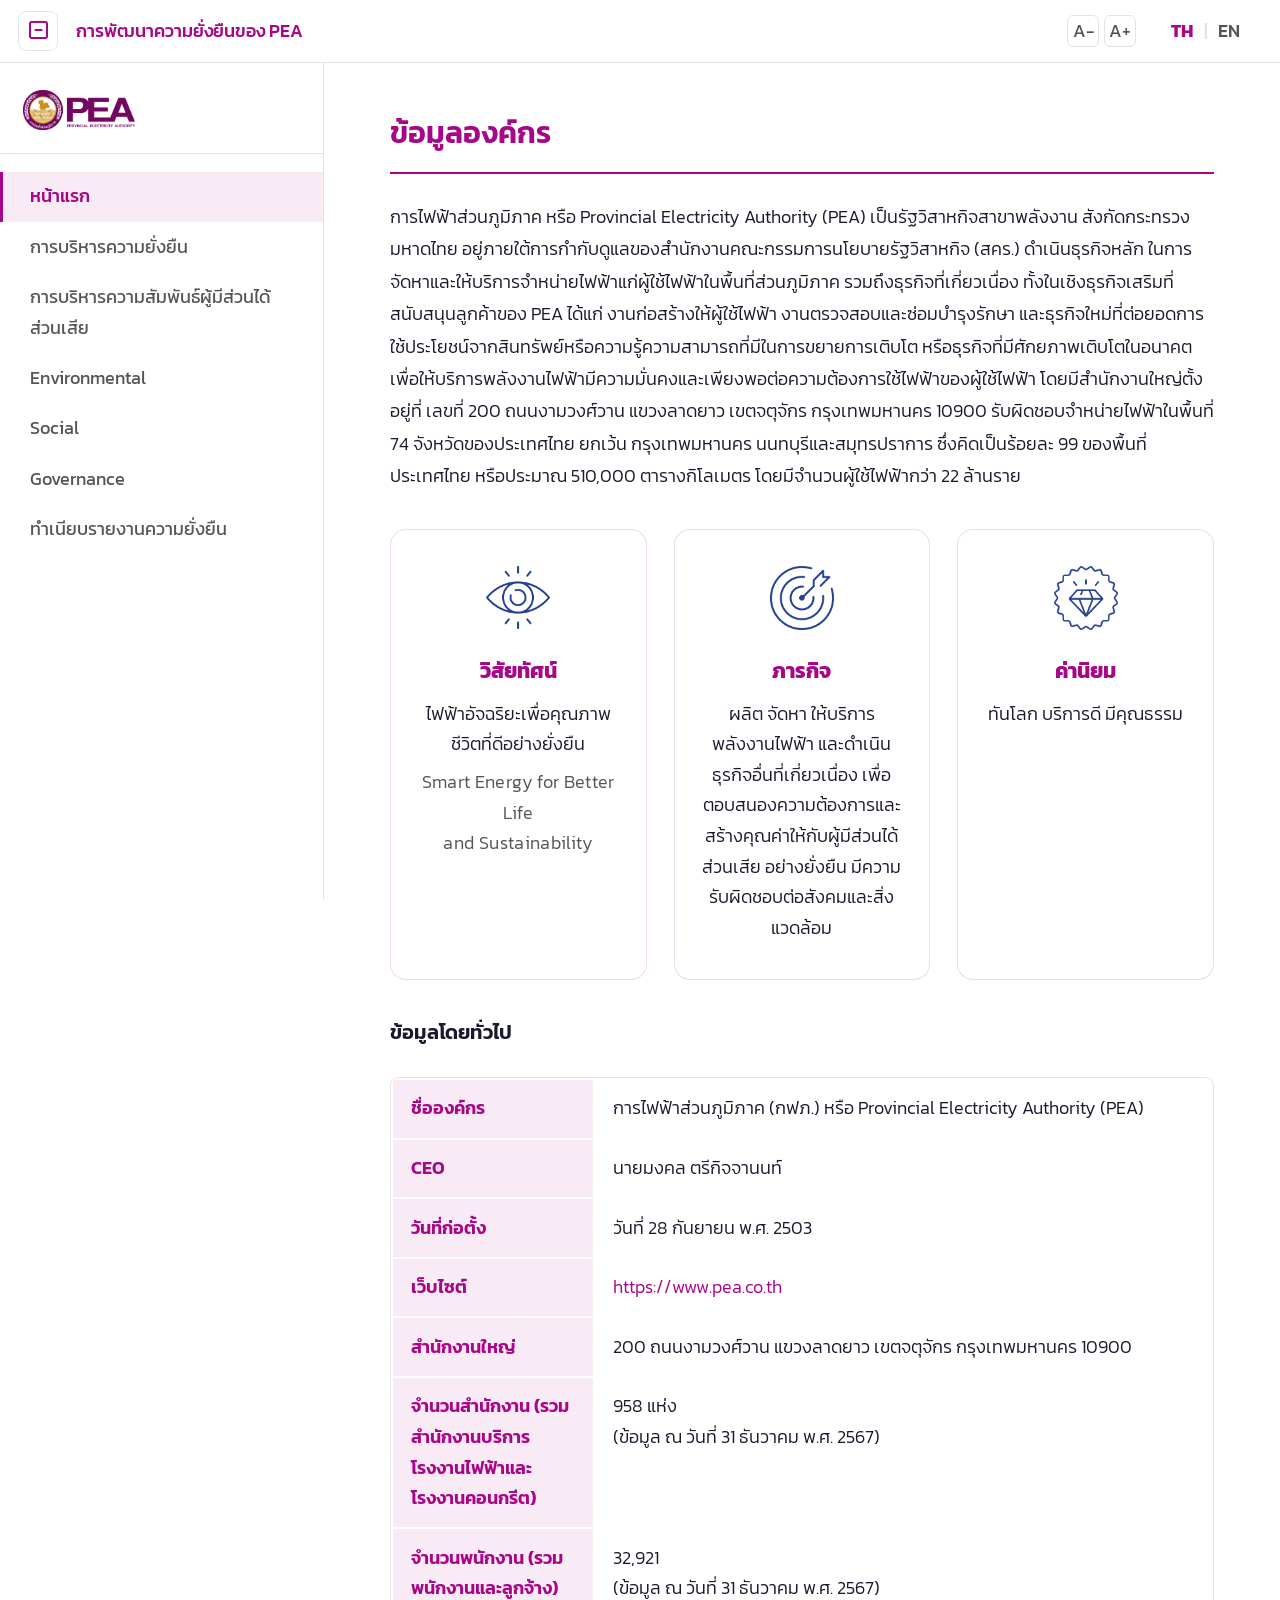
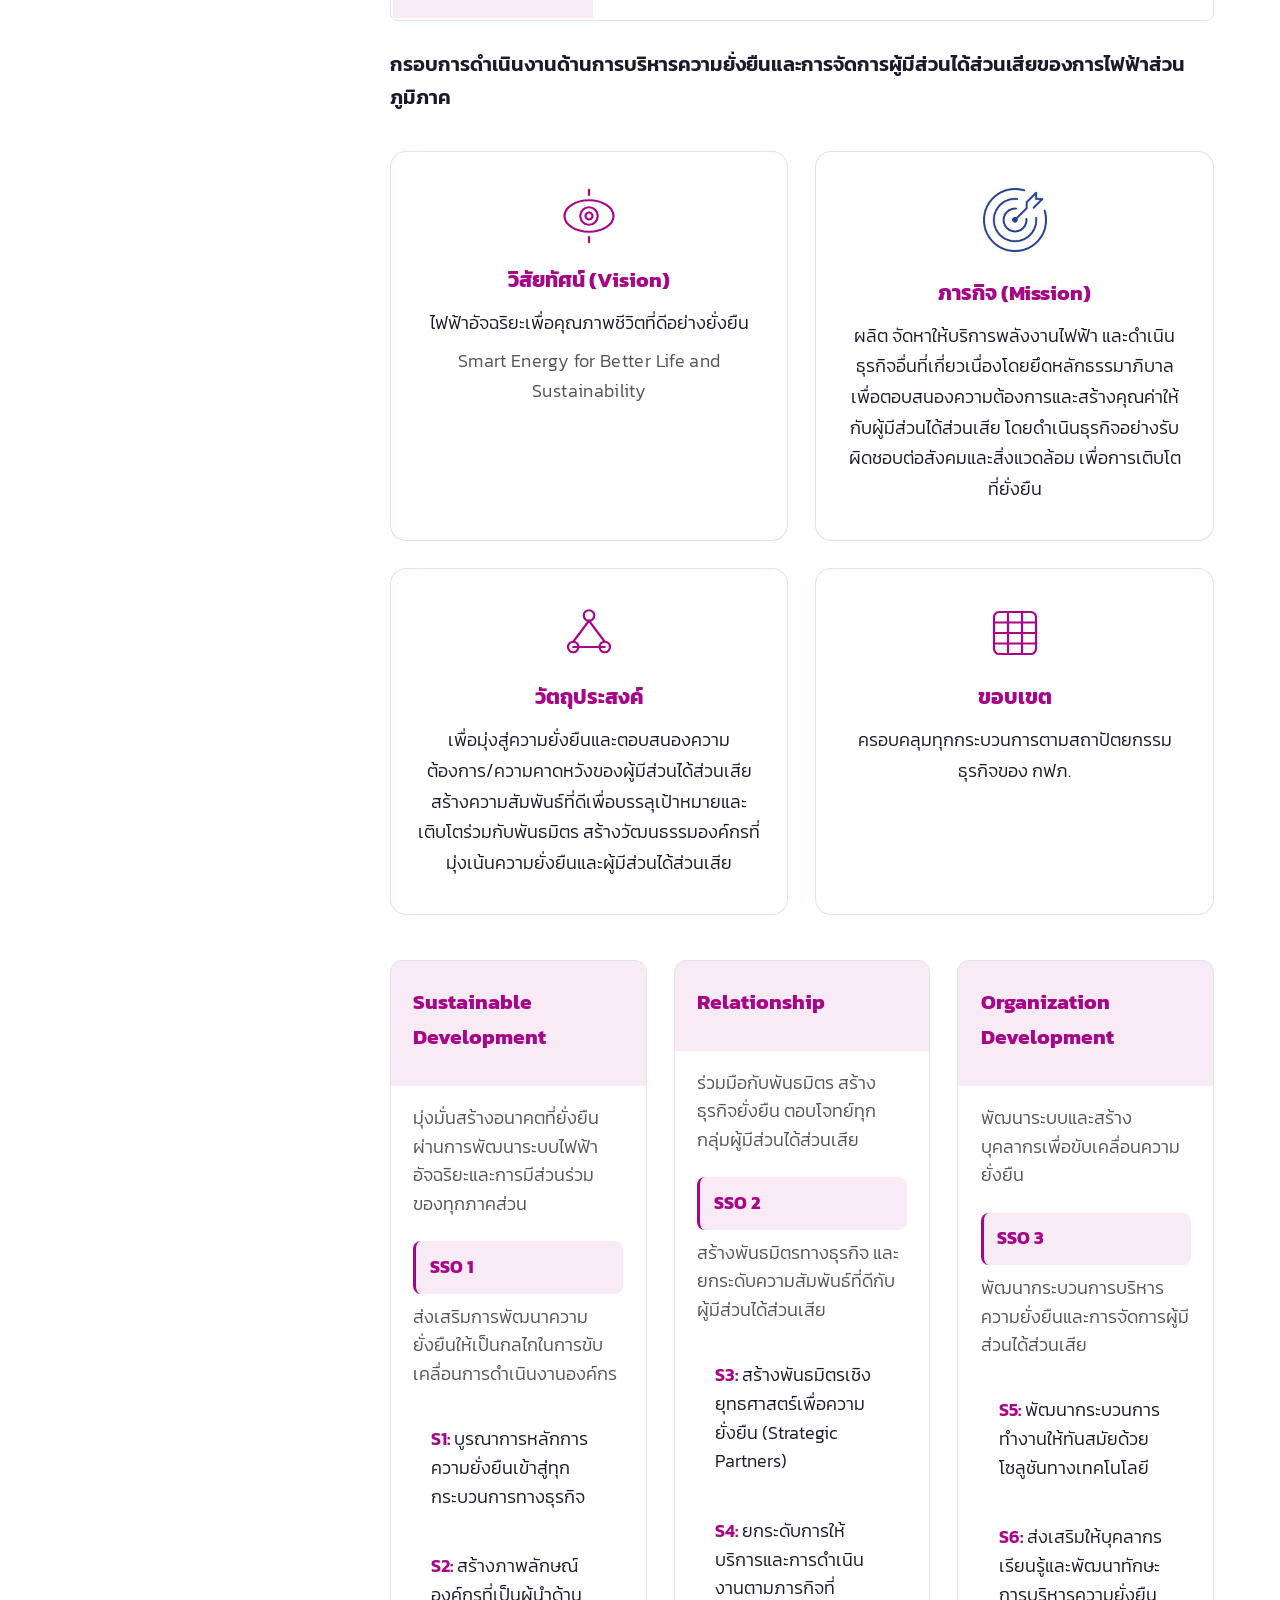
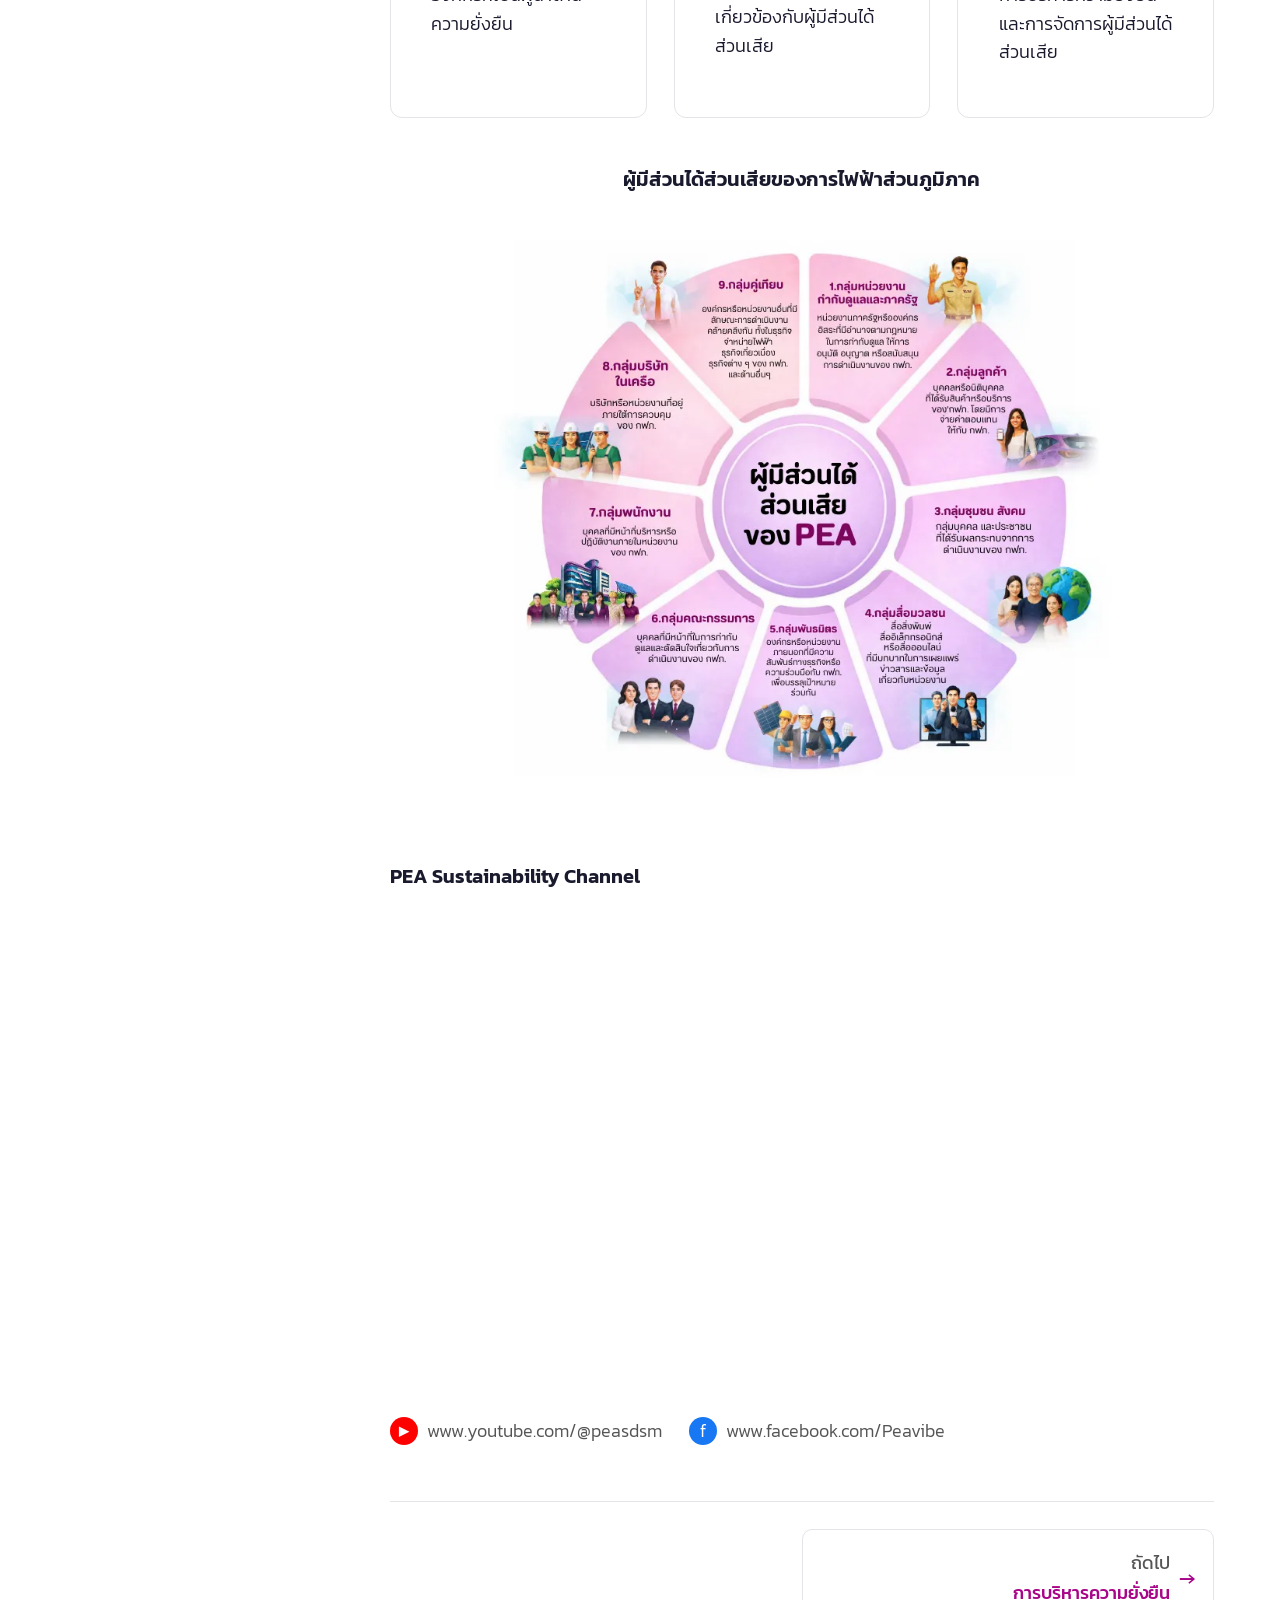
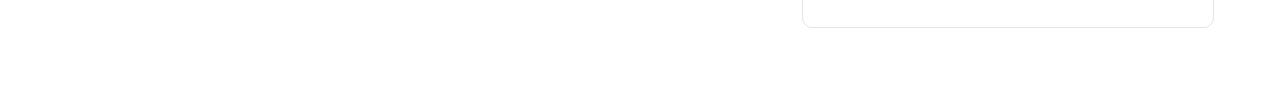
<file: index.html>
<!DOCTYPE html>
<html lang="th">
<head>
  <meta charset="UTF-8">
  <meta name="viewport" content="width=device-width, initial-scale=1.0">
  <title>หน้าแรก | PEA Sustainability</title>
  <link rel="icon" type="image/png" href="assets/pea-logo-new.png">
  <link rel="stylesheet" href="https://cdnjs.cloudflare.com/ajax/libs/font-awesome/6.5.0/css/all.min.css">
  <link rel="stylesheet" href="styles.css">
</head>
<body>

  <!-- Top Bar -->
  <header class="top-bar">
    <button class="hamburger-btn" id="hamburgerBtn" title="เปิด/ปิดเมนู"><svg class="bar" xmlns="http://www.w3.org/2000/svg" viewBox="0 0 640 640"><path d="M96 160C96 142.3 110.3 128 128 128L512 128C529.7 128 544 142.3 544 160C544 177.7 529.7 192 512 192L128 192C110.3 192 96 177.7 96 160zM96 320C96 302.3 110.3 288 128 288L512 288C529.7 288 544 302.3 544 320C544 337.7 529.7 352 512 352L128 352C110.3 352 96 337.7 96 320zM544 480C544 497.7 529.7 512 512 512L128 512C110.3 512 96 497.7 96 480C96 462.3 110.3 448 128 448L512 448C529.7 448 544 462.3 544 480z"/></svg><i class="fa-regular fa-square-minus close-icon"></i></button>
    <span class="top-bar-title">การพัฒนาความยั่งยืนของ PEA</span>
    <div class="font-picker">
      <button id="fontDecrease" title="ลดขนาดตัวอักษร">A-</button>
      <button id="fontIncrease" title="เพิ่มขนาดตัวอักษร">A+</button>
    </div>
    <div class="lang-selector">
      <a href="#" class="active">TH</a>
      <span class="lang-divider">|</span>
      <a href="#">EN</a>
    </div>
  </header>

  <!-- Sidebar -->
  <aside class="sidebar" id="sidebar">
    <div class="sidebar-logo">
      <img src="assets/pea-logo-full.png" alt="PEA Logo">
    </div>
    <ul class="sidebar-nav">
      <li><a href="index.html" class="active">หน้าแรก</a></li>
      <li><a href="sustainability-management.html">การบริหารความยั่งยืน</a></li>
      <li><a href="stakeholder-relationship.html">การบริหารความสัมพันธ์ผู้มีส่วนได้ส่วนเสีย</a></li>
      <li><a href="environmental.html">Environmental</a></li>
      <li><a href="social.html">Social</a></li>
      <li><a href="governance.html">Governance</a></li>
      <li><a href="report-archive.html">ทำเนียบรายงานความยั่งยืน</a></li>
    </ul>
  </aside>

  <!-- Main Content -->
  <main class="main-wrapper" id="mainWrapper">
    <div class="content">

      <h1>ข้อมูลองค์กร</h1>

      <p>การไฟฟ้าส่วนภูมิภาค หรือ Provincial Electricity Authority (PEA) เป็นรัฐวิสาหกิจสาขาพลังงาน สังกัดกระทรวงมหาดไทย อยู่ภายใต้การกำกับดูแลของสำนักงานคณะกรรมการนโยบายรัฐวิสาหกิจ (สคร.) ดำเนินธุรกิจหลัก ในการจัดหาและให้บริการจำหน่ายไฟฟ้าแก่ผู้ใช้ไฟฟ้าในพื้นที่ส่วนภูมิภาค รวมถึงธุรกิจที่เกี่ยวเนื่อง ทั้งในเชิงธุรกิจเสริมที่สนับสนุนลูกค้าของ PEA ได้แก่ งานก่อสร้างให้ผู้ใช้ไฟฟ้า งานตรวจสอบและซ่อมบำรุงรักษา และธุรกิจใหม่ที่ต่อยอดการใช้ประโยชน์จากสินทรัพย์หรือความรู้ความสามารถที่มีในการขยายการเติบโต หรือธุรกิจที่มีศักยภาพเติบโตในอนาคต เพื่อให้บริการพลังงานไฟฟ้ามีความมั่นคงและเพียงพอต่อความต้องการใช้ไฟฟ้าของผู้ใช้ไฟฟ้า โดยมีสำนักงานใหญ่ตั้งอยู่ที่ เลขที่ 200 ถนนงามวงศ์วาน แขวงลาดยาว เขตจตุจักร กรุงเทพมหานคร 10900 รับผิดชอบจำหน่ายไฟฟ้าในพื้นที่ 74 จังหวัดของประเทศไทย ยกเว้น กรุงเทพมหานคร นนทบุรีและสมุทรปราการ ซึ่งคิดเป็นร้อยละ 99 ของพื้นที่ประเทศไทย หรือประมาณ 510,000 ตารางกิโลเมตร โดยมีจำนวนผู้ใช้ไฟฟ้ากว่า 22 ล้านราย</p>

      <!-- วิสัยทัศน์ / ภารกิจ / ค่านิยม -->
      <div class="vmv-cards">
        <div class="vmv-card vmv-vision">
          <img src="svg/01.png" alt="วิสัยทัศน์" style="width: 64px; height: 64px; object-fit: contain; margin-bottom: 0.75rem;">
          <h4>วิสัยทัศน์</h4>
          <p>ไฟฟ้าอัจฉริยะเพื่อคุณภาพชีวิตที่ดีอย่างยั่งยืน</p>
          <span class="vmv-eng">Smart Energy for Better Life<br>and Sustainability</span>
        </div>
        <div class="vmv-card vmv-mission">
          <img src="svg/02.png" alt="ภารกิจ" style="width: 64px; height: 64px; object-fit: contain; margin-bottom: 0.75rem;">
          <h4>ภารกิจ</h4>
          <p>ผลิต จัดหา ให้บริการพลังงานไฟฟ้า และดำเนินธุรกิจอื่นที่เกี่ยวเนื่อง เพื่อตอบสนองความต้องการและสร้างคุณค่าให้กับผู้มีส่วนได้ส่วนเสีย อย่างยั่งยืน มีความรับผิดชอบต่อสังคมและสิ่งแวดล้อม</p>
        </div>
        <div class="vmv-card vmv-values">
          <img src="svg/03.png" alt="ค่านิยม" style="width: 64px; height: 64px; object-fit: contain; margin-bottom: 0.75rem;">
          <h4>ค่านิยม</h4>
          <p>ทันโลก บริการดี มีคุณธรรม</p>
        </div>
      </div>

      <!-- ข้อมูลโดยทั่วไป -->
      <h3>ข้อมูลโดยทั่วไป</h3>
      <div class="org-table-wrapper">
        <table class="org-table">
          <tbody>
            <tr><th>ชื่อองค์กร</th><td>การไฟฟ้าส่วนภูมิภาค (กฟภ.) หรือ Provincial Electricity Authority (PEA)</td></tr>
            <tr><th>CEO</th><td>นายมงคล ตรีกิจจานนท์</td></tr>
            <tr><th>วันที่ก่อตั้ง</th><td>วันที่ 28 กันยายน พ.ศ. 2503</td></tr>
            <tr><th>เว็บไซต์</th><td><a href="https://www.pea.co.th" target="_blank" rel="noopener">https://www.pea.co.th</a></td></tr>
            <tr><th>สำนักงานใหญ่</th><td>200 ถนนงามวงศ์วาน แขวงลาดยาว เขตจตุจักร กรุงเทพมหานคร 10900</td></tr>
            <tr><th>จำนวนสำนักงาน (รวมสำนักงานบริการ โรงงานไฟฟ้าและโรงงานคอนกรีต)</th><td><div style="display: flex; flex-direction: column;"><span>958 แห่ง</span><span>(ข้อมูล ณ วันที่ 31 ธันวาคม พ.ศ. 2567)</span></div></td></tr>
            <tr><th>จำนวนพนักงาน (รวมพนักงานและลูกจ้าง)</th><td><div style="display: flex; flex-direction: column;"><span>32,921</span><span>(ข้อมูล ณ วันที่ 31 ธันวาคม พ.ศ. 2567)</span></div></td></tr>
          </tbody>
        </table>
      </div>

      <!-- กรอบการดำเนินงาน -->
      <h3>กรอบการดำเนินงานด้านการบริหารความยั่งยืนและการจัดการผู้มีส่วนได้ส่วนเสียของการไฟฟ้าส่วนภูมิภาค</h3>

      <!-- Vision / Mission / Objectives / Scope -->
      <div class="vmv-cards vmv-cards-2col">
        <div class="vmv-card vmv-vision">
          <div class="vmv-icon">
            <svg viewBox="0 0 64 64" fill="none" stroke="currentColor" stroke-width="2.5" stroke-linecap="round" stroke-linejoin="round"><ellipse cx="32" cy="32" rx="28" ry="18"/><circle cx="32" cy="32" r="10"/><circle cx="32" cy="32" r="4"/><line x1="32" y1="8" x2="32" y2="2"/><line x1="32" y1="62" x2="32" y2="56"/></svg>
          </div>
          <h4>วิสัยทัศน์ (Vision)</h4>
          <p>ไฟฟ้าอัจฉริยะเพื่อคุณภาพชีวิตที่ดีอย่างยั่งยืน</p>
          <span class="vmv-eng">Smart Energy for Better Life and Sustainability</span>
        </div>
        <div class="vmv-card vmv-mission">
          <img src="svg/02.png" alt="ภารกิจ" style="width: 64px; height: 64px; object-fit: contain; margin-bottom: 0.75rem;">
          <h4>ภารกิจ (Mission)</h4>
          <p>ผลิต จัดหาให้บริการพลังงานไฟฟ้า และดำเนินธุรกิจอื่นที่เกี่ยวเนื่องโดยยึดหลักธรรมาภิบาล เพื่อตอบสนองความต้องการและสร้างคุณค่าให้กับผู้มีส่วนได้ส่วนเสีย โดยดำเนินธุรกิจอย่างรับผิดชอบต่อสังคมและสิ่งแวดล้อม เพื่อการเติบโตที่ยั่งยืน</p>
        </div>
        <div class="vmv-card vmv-values">
          <div class="vmv-icon">
            <svg viewBox="0 0 64 64" fill="none" stroke="currentColor" stroke-width="2.5" stroke-linecap="round" stroke-linejoin="round"><circle cx="32" cy="12" r="6"/><circle cx="14" cy="48" r="6"/><circle cx="50" cy="48" r="6"/><line x1="32" y1="18" x2="14" y2="42"/><line x1="32" y1="18" x2="50" y2="42"/><line x1="14" y1="48" x2="50" y2="48"/></svg>
          </div>
          <h4>วัตถุประสงค์</h4>
          <p>เพื่อมุ่งสู่ความยั่งยืนและตอบสนองความต้องการ/ความคาดหวังของผู้มีส่วนได้ส่วนเสีย สร้างความสัมพันธ์ที่ดีเพื่อบรรลุเป้าหมายและเติบโตร่วมกับพันธมิตร สร้างวัฒนธรรมองค์กรที่มุ่งเน้นความยั่งยืนและผู้มีส่วนได้ส่วนเสีย</p>
        </div>
        <div class="vmv-card vmv-vision">
          <div class="vmv-icon">
            <svg viewBox="0 0 64 64" fill="none" stroke="currentColor" stroke-width="2.5" stroke-linecap="round" stroke-linejoin="round"><rect x="8" y="8" width="48" height="48" rx="6"/><line x1="8" y1="20" x2="56" y2="20"/><line x1="8" y1="32" x2="56" y2="32"/><line x1="8" y1="44" x2="56" y2="44"/><line x1="24" y1="8" x2="24" y2="56"/><line x1="40" y1="8" x2="40" y2="56"/></svg>
          </div>
          <h4>ขอบเขต</h4>
          <p>ครอบคลุมทุกกระบวนการตามสถาปัตยกรรมธุรกิจของ กฟภ.</p>
        </div>
      </div>

      <!-- SSO Framework -->
      <section class="sso-section">
        <div class="sso-grid">
          <div class="sso-card">
            <div class="sso-card-header-bg">
              <h2>Sustainable Development</h2>
            </div>
            <p class="sso-card-sub">มุ่งมั่นสร้างอนาคตที่ยั่งยืนผ่านการพัฒนาระบบไฟฟ้าอัจฉริยะและการมีส่วนร่วมของทุกภาคส่วน</p>
            <div class="sso-card-header">SSO 1</div>
            <div class="sso-card-sub">ส่งเสริมการพัฒนาความยั่งยืนให้เป็นกลไกในการขับเคลื่อนการดำเนินงานองค์กร</div>
            <div class="strategy-item"><strong>S1:</strong> บูรณาการหลักการความยั่งยืนเข้าสู่ทุกกระบวนการทางธุรกิจ</div>
            <div class="strategy-item"><strong>S2:</strong> สร้างภาพลักษณ์องค์กรที่เป็นผู้นำด้านความยั่งยืน</div>
          </div>
          <div class="sso-card">
            <div class="sso-card-header-bg">
              <h2>Relationship</h2>
            </div>
            <p class="sso-card-sub">ร่วมมือกับพันธมิตร สร้างธุรกิจยั่งยืน ตอบโจทย์ทุกกลุ่มผู้มีส่วนได้ส่วนเสีย</p>
            <div class="sso-card-header">SSO 2</div>
            <div class="sso-card-sub">สร้างพันธมิตรทางธุรกิจ และยกระดับความสัมพันธ์ที่ดีกับผู้มีส่วนได้ส่วนเสีย</div>
            <div class="strategy-item"><strong>S3:</strong> สร้างพันธมิตรเชิงยุทธศาสตร์เพื่อความยั่งยืน (Strategic Partners)</div>
            <div class="strategy-item"><strong>S4:</strong> ยกระดับการให้บริการและการดำเนินงานตามภารกิจที่เกี่ยวข้องกับผู้มีส่วนได้ส่วนเสีย</div>
          </div>
          <div class="sso-card">
            <div class="sso-card-header-bg">
              <h2>Organization Development</h2>
            </div>
            <p class="sso-card-sub">พัฒนาระบบและสร้างบุคลากรเพื่อขับเคลื่อนความยั่งยืน</p>
            <div class="sso-card-header">SSO 3</div>
            <div class="sso-card-sub">พัฒนากระบวนการบริหารความยั่งยืนและการจัดการผู้มีส่วนได้ส่วนเสีย</div>
            <div class="strategy-item"><strong>S5:</strong> พัฒนากระบวนการทำงานให้ทันสมัยด้วยโซลูชันทางเทคโนโลยี</div>
            <div class="strategy-item"><strong>S6:</strong> ส่งเสริมให้บุคลากรเรียนรู้และพัฒนาทักษะการบริหารความยั่งยืนและการจัดการผู้มีส่วนได้ส่วนเสีย</div>
          </div>
        </div>
      </section>

      <section class="stakeholder-section">
        <h3>ผู้มีส่วนได้ส่วนเสียของการไฟฟ้าส่วนภูมิภาค</h3>
        <img src="assets/home/stakeholder.webp" alt="แผนผังผู้มีส่วนได้ส่วนเสียของ PEA">
      </section>

      <h3>PEA Sustainability Channel</h3>
      <div style="position:relative;width:100%;padding-bottom:56.25%;margin-bottom:1.5rem;">
        <iframe style="position:absolute;top:0;left:0;width:100%;height:100%;border:0;border-radius:12px" src="https://www.youtube.com/embed/fM0VaA9UM3A" title="YouTube video player" allow="accelerometer; autoplay; clipboard-write; encrypted-media; gyroscope; picture-in-picture; web-share" allowfullscreen=""></iframe>
      </div>
      <div class="social-section">
        <a href="https://www.youtube.com/@peasdsm" target="_blank" rel="noopener" class="social-link">
          <span class="social-icon yt">&#9654;</span>
          www.youtube.com/@peasdsm
        </a>
        <a href="https://www.facebook.com/Peavibe" target="_blank" rel="noopener" class="social-link">
          <span class="social-icon fb">f</span>
          www.facebook.com/Peavibe
        </a>
      </div>

      <div class="page-nav next-only">
        <a href="sustainability-management.html" style="justify-content: flex-end;">
          <span style="text-align: right;"><small>ถัดไป</small>การบริหารความยั่งยืน</span>
          <span style="font-size:1.2rem">&#8594;</span>
        </a>
      </div>

    </div>
  </main>

  <button class="back-to-top" id="backToTop" title="กลับขึ้นด้านบน">&#8593;</button>
  <script src="script.js"></script>
</body>
</html>
</file>
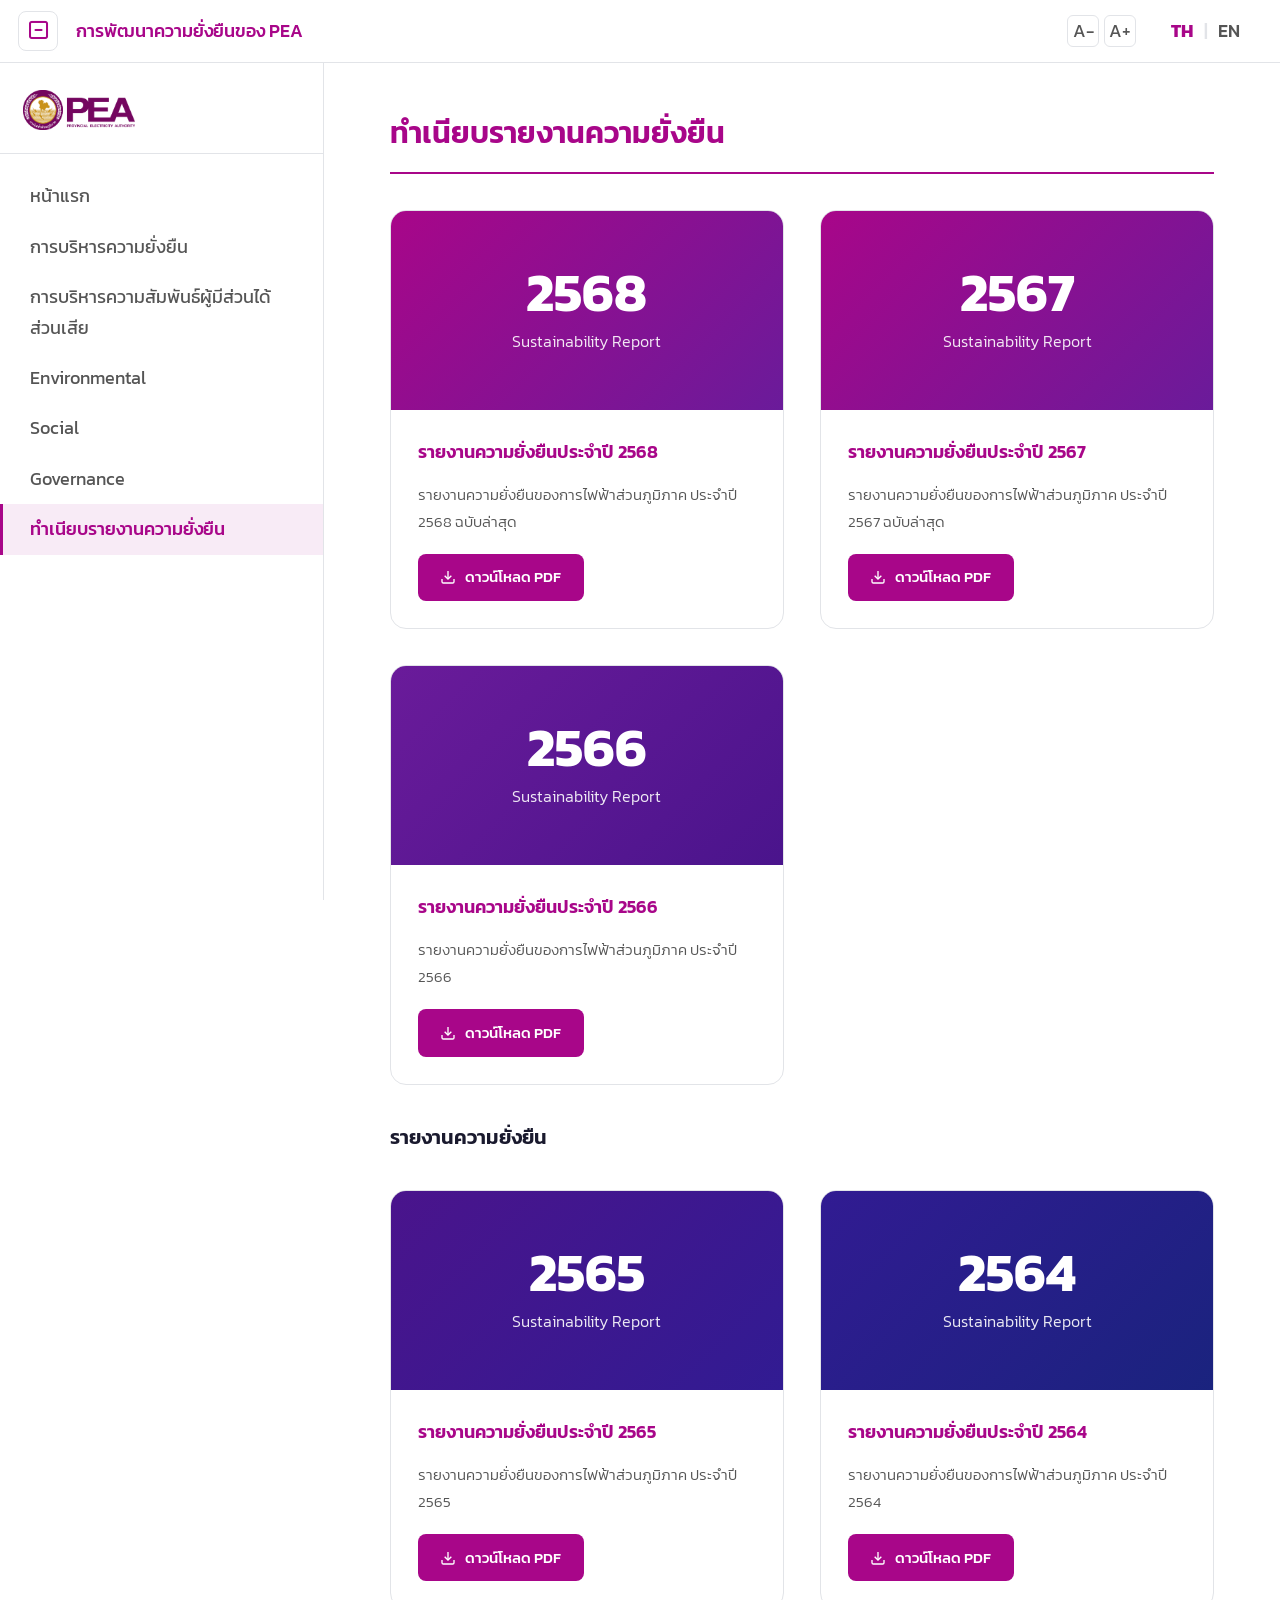
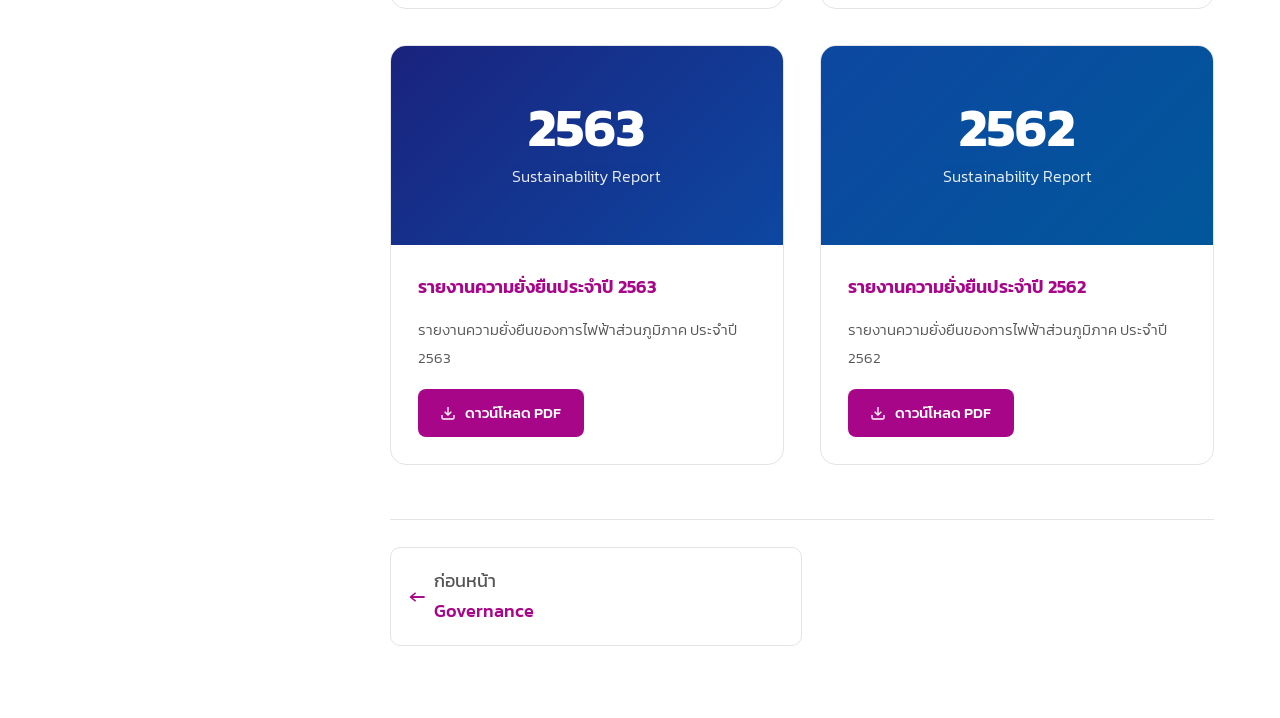
<file: report-archive.html>
<!DOCTYPE html>
<html lang="th">
<head>
  <meta charset="UTF-8">
  <meta name="viewport" content="width=device-width, initial-scale=1.0">
  <title>ทำเนียบรายงานความยั่งยืน | PEA Sustainability</title>
  <link rel="icon" type="image/png" href="assets/pea-logo-new.png">
  <link rel="stylesheet" href="https://cdnjs.cloudflare.com/ajax/libs/font-awesome/6.5.0/css/all.min.css">
  <link rel="stylesheet" href="styles.css">
  <style>
    .report-grid {
      display: grid;
      grid-template-columns: repeat(auto-fit, minmax(min(100%, 300px), 1fr));
      gap: 2rem;
      margin: 2rem 0;
      width: 100%;
    }
    .report-card {
      background: var(--pea-sidebar-bg);
      border: 1px solid var(--pea-border);
      border-radius: 16px;
      overflow: hidden;
      transition: transform 0.2s, box-shadow 0.2s;
      width: 100%;
    }
    .report-card:hover {
      transform: translateY(-4px);
      box-shadow: 0 8px 24px rgba(168, 6, 137, 0.12);
    }
    .report-card-cover {
      background: linear-gradient(135deg, var(--pea-accent), #6a1b9a);
      padding: 3rem 2rem;
      text-align: center;
      color: #fff;
    }
    .report-card-cover .year {
      font-size: 3rem;
      font-weight: 700;
      line-height: 1;
      margin-bottom: 0.5rem;
    }
    .report-card-cover .label {
      font-size: 0.9rem;
      font-weight: 300;
      opacity: 0.9;
    }
    .report-card-body {
      padding: 1.5rem;
    }
    .report-card-body h3 {
      font-size: 1rem;
      color: var(--pea-accent);
      margin-bottom: 0.75rem;
    }
    .report-card-body p {
      font-size: 0.85rem;
      color: var(--pea-text-muted);
      margin-bottom: 1rem;
    }
    .report-btn {
      display: inline-flex;
      align-items: center;
      gap: 0.5rem;
      padding: 0.6rem 1.25rem;
      background: var(--pea-accent);
      color: #fff;
      border: none;
      border-radius: 8px;
      font-family: 'Kanit', sans-serif;
      font-size: 0.85rem;
      font-weight: 500;
      text-decoration: none;
      cursor: pointer;
      transition: background 0.2s;
    }
    .report-btn:hover { background: var(--pea-accent-hover); color: #fff; }
    .report-btn svg { width: 16px; height: 16px; }
    [data-theme="dark"] .report-card { background: var(--pea-sidebar-bg); border-color: var(--pea-border); }
  </style>
</head>
<body>

  <header class="top-bar">
    <button class="hamburger-btn" id="hamburgerBtn" title="เปิด/ปิดเมนู"><svg class="bar" xmlns="http://www.w3.org/2000/svg" viewBox="0 0 640 640"><path d="M96 160C96 142.3 110.3 128 128 128L512 128C529.7 128 544 142.3 544 160C544 177.7 529.7 192 512 192L128 192C110.3 192 96 177.7 96 160zM96 320C96 302.3 110.3 288 128 288L512 288C529.7 288 544 302.3 544 320C544 337.7 529.7 352 512 352L128 352C110.3 352 96 337.7 96 320zM544 480C544 497.7 529.7 512 512 512L128 512C110.3 512 96 497.7 96 480C96 462.3 110.3 448 128 448L512 448C529.7 448 544 462.3 544 480z"/></svg><i class="fa-regular fa-square-minus close-icon"></i></button>
    <span class="top-bar-title">การพัฒนาความยั่งยืนของ PEA</span>
    <div class="font-picker">
      <button id="fontDecrease" title="ลดขนาดตัวอักษร">A-</button>
      <button id="fontIncrease" title="เพิ่มขนาดตัวอักษร">A+</button>
    </div>
    <div class="lang-selector">
      <a href="#" class="active">TH</a>
      <span class="lang-divider">|</span>
      <a href="#">EN</a>
    </div>
  </header>

  <aside class="sidebar" id="sidebar">
    <div class="sidebar-logo">
      <img src="assets/pea-logo-full.png" alt="PEA Logo">
    </div>
    <ul class="sidebar-nav">
      <li><a href="index.html">หน้าแรก</a></li>
      <li><a href="sustainability-management.html">การบริหารความยั่งยืน</a></li>
      <li><a href="stakeholder-relationship.html">การบริหารความสัมพันธ์ผู้มีส่วนได้ส่วนเสีย</a></li>
      <li><a href="environmental.html">Environmental</a></li>
      <li><a href="social.html">Social</a></li>
      <li><a href="governance.html">Governance</a></li>
      <li><a href="report-archive.html" class="active">ทำเนียบรายงานความยั่งยืน</a></li>
    </ul>
  </aside>

  <main class="main-wrapper" id="mainWrapper">
    <div class="content">

      <h1>ทำเนียบรายงานความยั่งยืน</h1>

      <div class="report-grid">

        <!-- 2568 Report -->
        <div class="report-card">
          <div class="report-card-cover">
            <div class="year">2568</div>
            <div class="label">Sustainability Report</div>
          </div>
          <div class="report-card-body">
            <h3>รายงานความยั่งยืนประจำปี 2568</h3>
            <p>รายงานความยั่งยืนของการไฟฟ้าส่วนภูมิภาค ประจำปี 2568 ฉบับล่าสุด</p>
            <a href="#" class="report-btn">
              <svg viewBox="0 0 24 24" fill="none" stroke="currentColor" stroke-width="2"><path d="M21 15v4a2 2 0 0 1-2 2H5a2 2 0 0 1-2-2v-4"/><polyline points="7 10 12 15 17 10"/><line x1="12" y1="15" x2="12" y2="3"/></svg>
              ดาวน์โหลด PDF
            </a>
          </div>
        </div>

        <!-- 2567 Report -->
        <div class="report-card">
          <div class="report-card-cover">
            <div class="year">2567</div>
            <div class="label">Sustainability Report</div>
          </div>
          <div class="report-card-body">
            <h3>รายงานความยั่งยืนประจำปี 2567</h3>
            <p>รายงานความยั่งยืนของการไฟฟ้าส่วนภูมิภาค ประจำปี 2567 ฉบับล่าสุด</p>
            <a href="#" class="report-btn">
              <svg viewBox="0 0 24 24" fill="none" stroke="currentColor" stroke-width="2"><path d="M21 15v4a2 2 0 0 1-2 2H5a2 2 0 0 1-2-2v-4"/><polyline points="7 10 12 15 17 10"/><line x1="12" y1="15" x2="12" y2="3"/></svg>
              ดาวน์โหลด PDF
            </a>
          </div>
        </div>

        <!-- 2566 Report -->
        <div class="report-card">
          <div class="report-card-cover" style="background: linear-gradient(135deg, #6a1b9a, #4a148c);">
            <div class="year">2566</div>
            <div class="label">Sustainability Report</div>
          </div>
          <div class="report-card-body">
            <h3>รายงานความยั่งยืนประจำปี 2566</h3>
            <p>รายงานความยั่งยืนของการไฟฟ้าส่วนภูมิภาค ประจำปี 2566</p>
            <a href="#" class="report-btn">
              <svg viewBox="0 0 24 24" fill="none" stroke="currentColor" stroke-width="2"><path d="M21 15v4a2 2 0 0 1-2 2H5a2 2 0 0 1-2-2v-4"/><polyline points="7 10 12 15 17 10"/><line x1="12" y1="15" x2="12" y2="3"/></svg>
              ดาวน์โหลด PDF
            </a>
          </div>
        </div>

      </div>

      <h3>รายงานความยั่งยืน</h3>

      <div class="report-grid">

        <!-- 2565 Report -->
        <div class="report-card">
          <div class="report-card-cover" style="background: linear-gradient(135deg, #4a148c, #311b92);">
            <div class="year">2565</div>
            <div class="label">Sustainability Report</div>
          </div>
          <div class="report-card-body">
            <h3>รายงานความยั่งยืนประจำปี 2565</h3>
            <p>รายงานความยั่งยืนของการไฟฟ้าส่วนภูมิภาค ประจำปี 2565</p>
            <a href="#" class="report-btn">
              <svg viewBox="0 0 24 24" fill="none" stroke="currentColor" stroke-width="2"><path d="M21 15v4a2 2 0 0 1-2 2H5a2 2 0 0 1-2-2v-4"/><polyline points="7 10 12 15 17 10"/><line x1="12" y1="15" x2="12" y2="3"/></svg>
              ดาวน์โหลด PDF
            </a>
          </div>
        </div>

        <!-- 2564 Report -->
        <div class="report-card">
          <div class="report-card-cover" style="background: linear-gradient(135deg, #311b92, #1a237e);">
            <div class="year">2564</div>
            <div class="label">Sustainability Report</div>
          </div>
          <div class="report-card-body">
            <h3>รายงานความยั่งยืนประจำปี 2564</h3>
            <p>รายงานความยั่งยืนของการไฟฟ้าส่วนภูมิภาค ประจำปี 2564</p>
            <a href="#" class="report-btn">
              <svg viewBox="0 0 24 24" fill="none" stroke="currentColor" stroke-width="2"><path d="M21 15v4a2 2 0 0 1-2 2H5a2 2 0 0 1-2-2v-4"/><polyline points="7 10 12 15 17 10"/><line x1="12" y1="15" x2="12" y2="3"/></svg>
              ดาวน์โหลด PDF
            </a>
          </div>
        </div>

        <!-- 2563 Report -->
        <div class="report-card">
          <div class="report-card-cover" style="background: linear-gradient(135deg, #1a237e, #0d47a1);">
            <div class="year">2563</div>
            <div class="label">Sustainability Report</div>
          </div>
          <div class="report-card-body">
            <h3>รายงานความยั่งยืนประจำปี 2563</h3>
            <p>รายงานความยั่งยืนของการไฟฟ้าส่วนภูมิภาค ประจำปี 2563</p>
            <a href="#" class="report-btn">
              <svg viewBox="0 0 24 24" fill="none" stroke="currentColor" stroke-width="2"><path d="M21 15v4a2 2 0 0 1-2 2H5a2 2 0 0 1-2-2v-4"/><polyline points="7 10 12 15 17 10"/><line x1="12" y1="15" x2="12" y2="3"/></svg>
              ดาวน์โหลด PDF
            </a>
          </div>
        </div>

        <!-- 2562 Report -->
        <div class="report-card">
          <div class="report-card-cover" style="background: linear-gradient(135deg, #0d47a1, #01579b);">
            <div class="year">2562</div>
            <div class="label">Sustainability Report</div>
          </div>
          <div class="report-card-body">
            <h3>รายงานความยั่งยืนประจำปี 2562</h3>
            <p>รายงานความยั่งยืนของการไฟฟ้าส่วนภูมิภาค ประจำปี 2562</p>
            <a href="#" class="report-btn">
              <svg viewBox="0 0 24 24" fill="none" stroke="currentColor" stroke-width="2"><path d="M21 15v4a2 2 0 0 1-2 2H5a2 2 0 0 1-2-2v-4"/><polyline points="7 10 12 15 17 10"/><line x1="12" y1="15" x2="12" y2="3"/></svg>
              ดาวน์โหลด PDF
            </a>
          </div>
        </div>

      </div>

      <!-- Page Navigation -->
      <div class="page-nav prev-only">
        <a href="governance.html">
          <span style="font-size:1.2rem">&#8592;</span>
          <span><small>ก่อนหน้า</small>Governance</span>
        </a>
      </div>

    </div>
  </main>

  <button class="back-to-top" id="backToTop" title="กลับขึ้นด้านบน">&#8593;</button>
  <script src="script.js"></script>
</body>
</html>
</file>
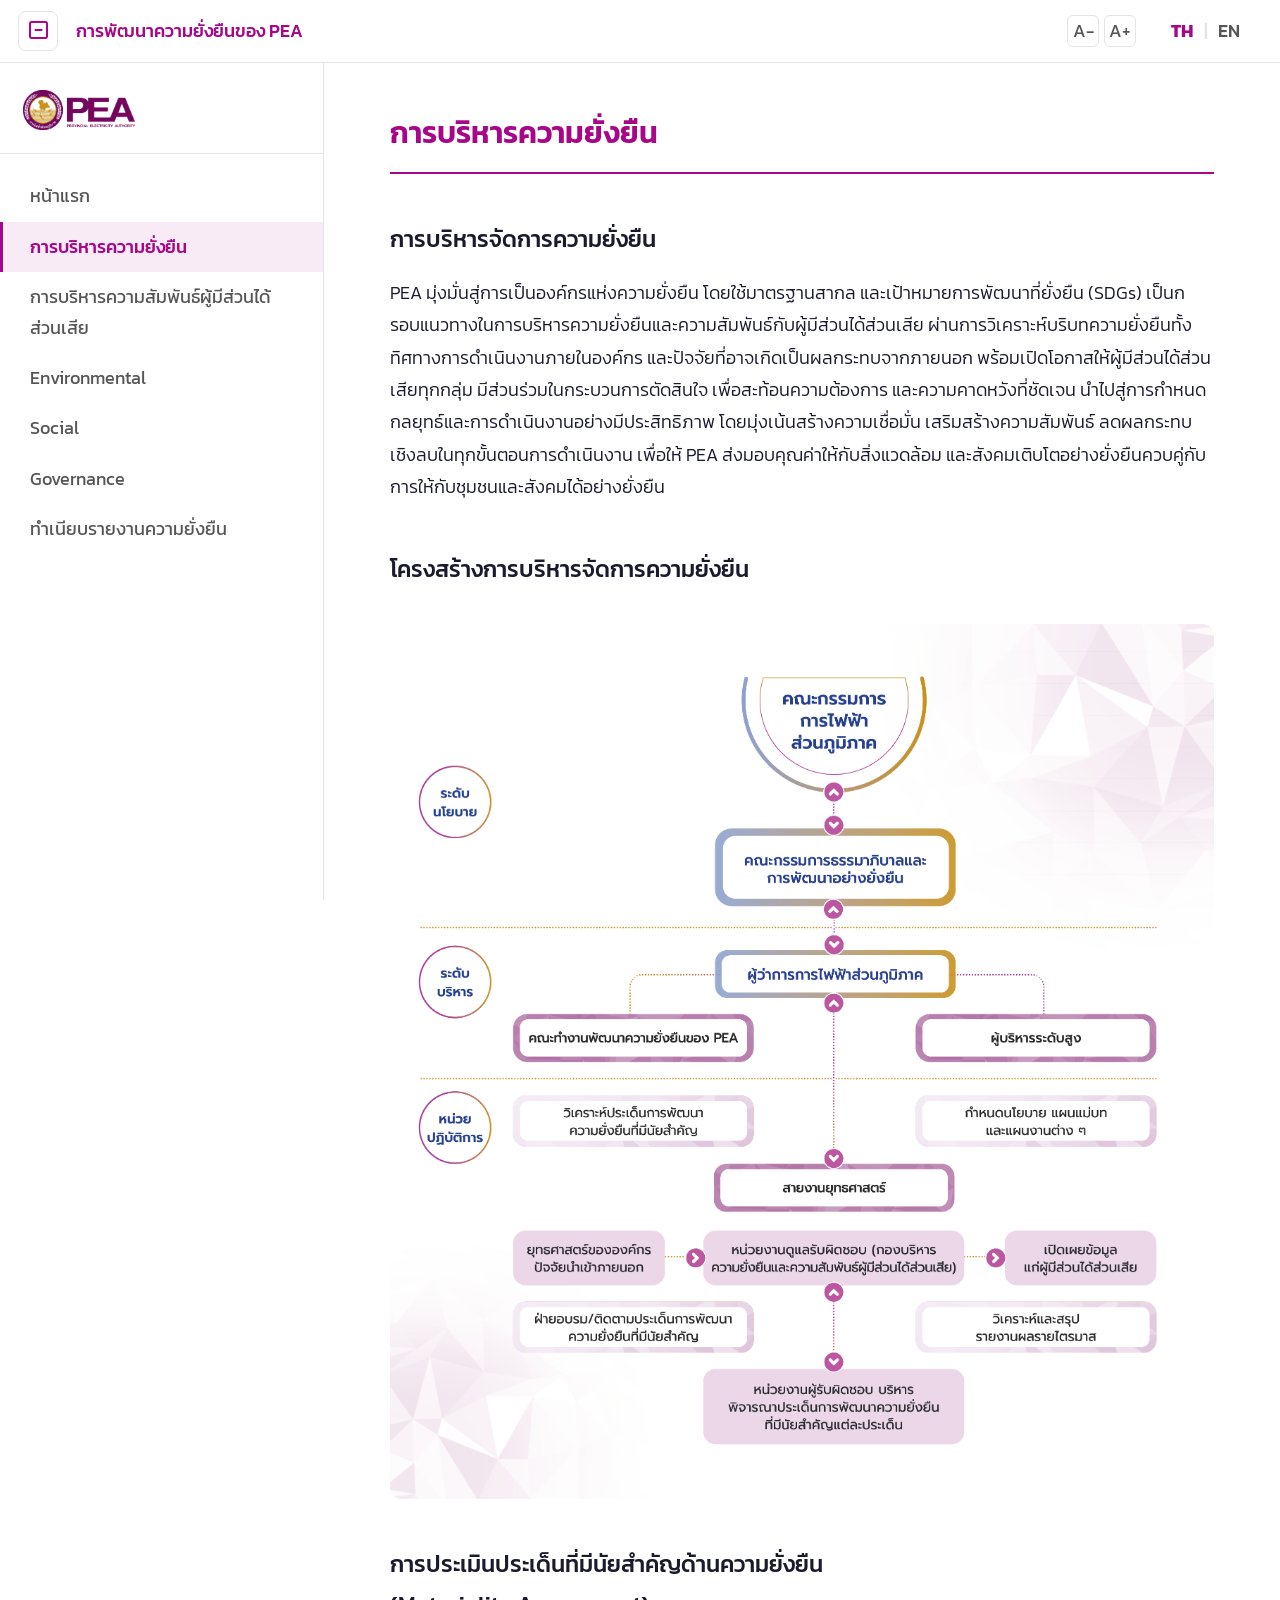
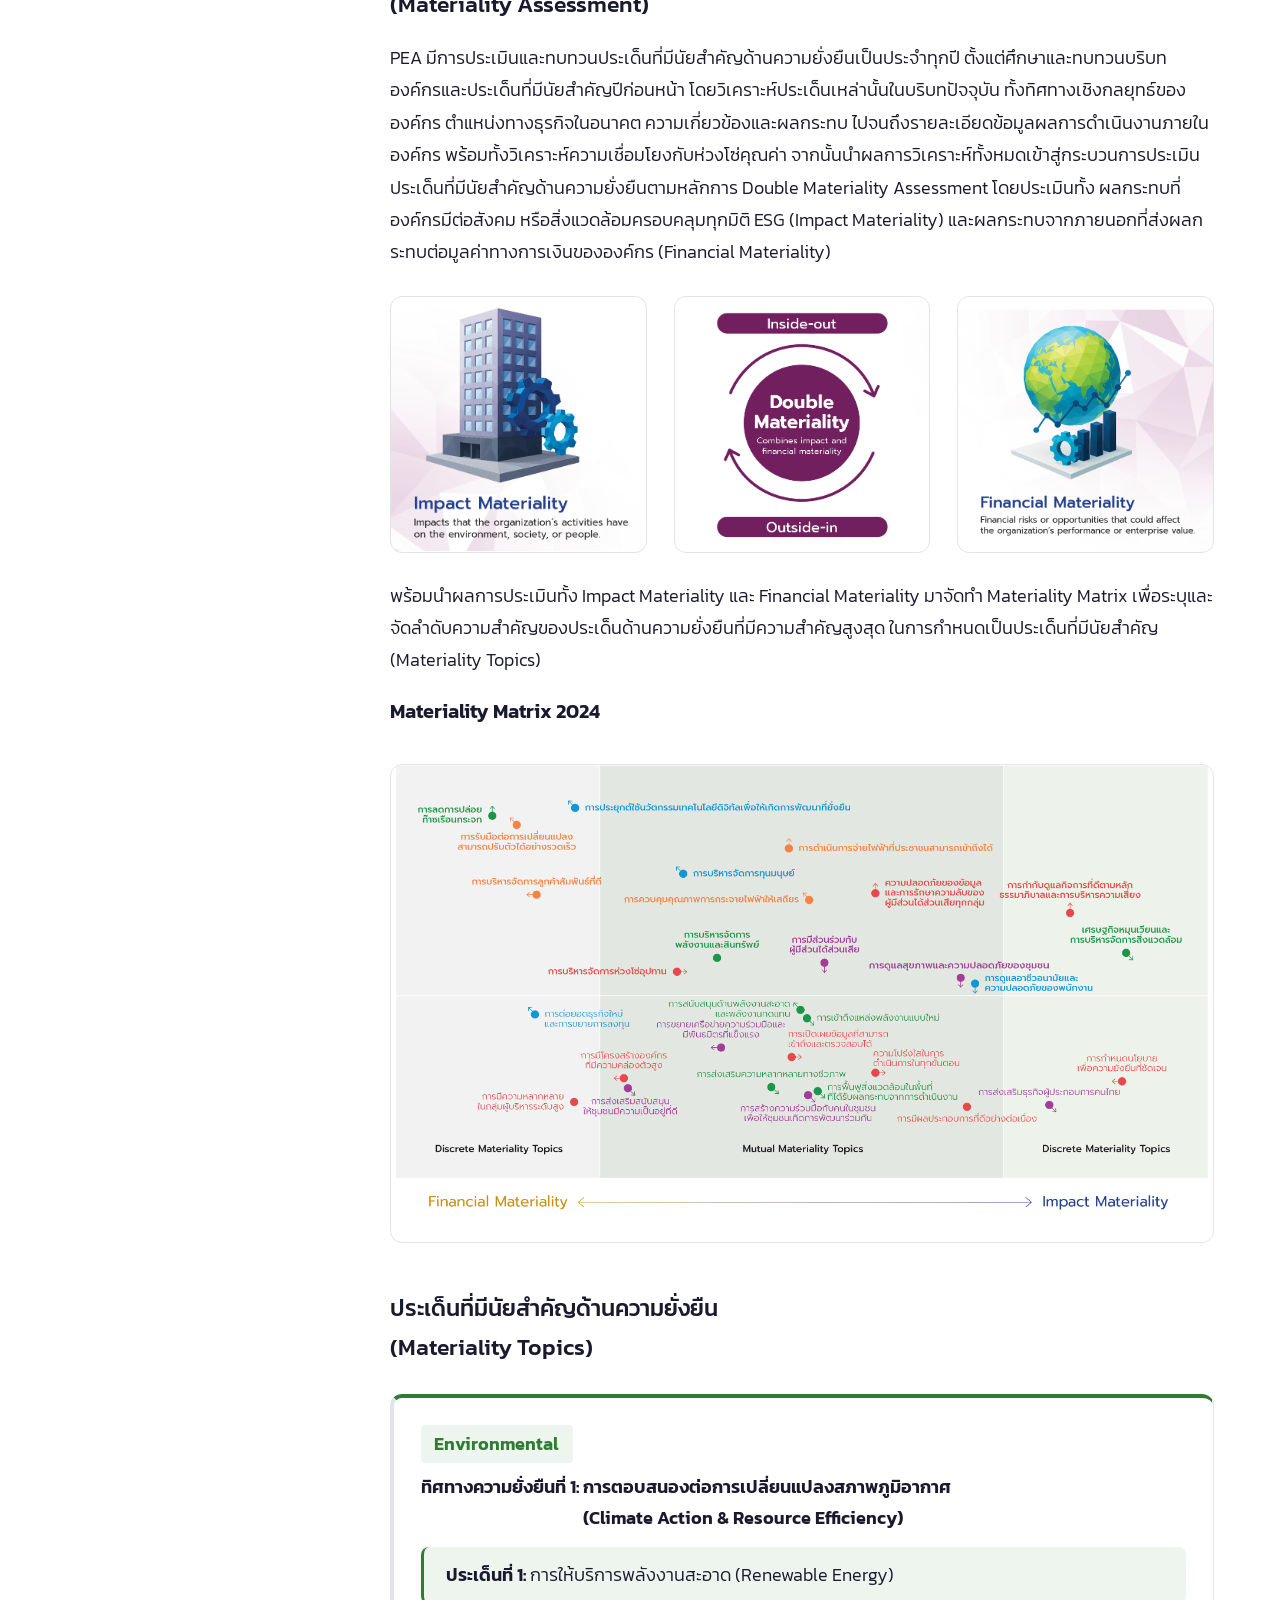
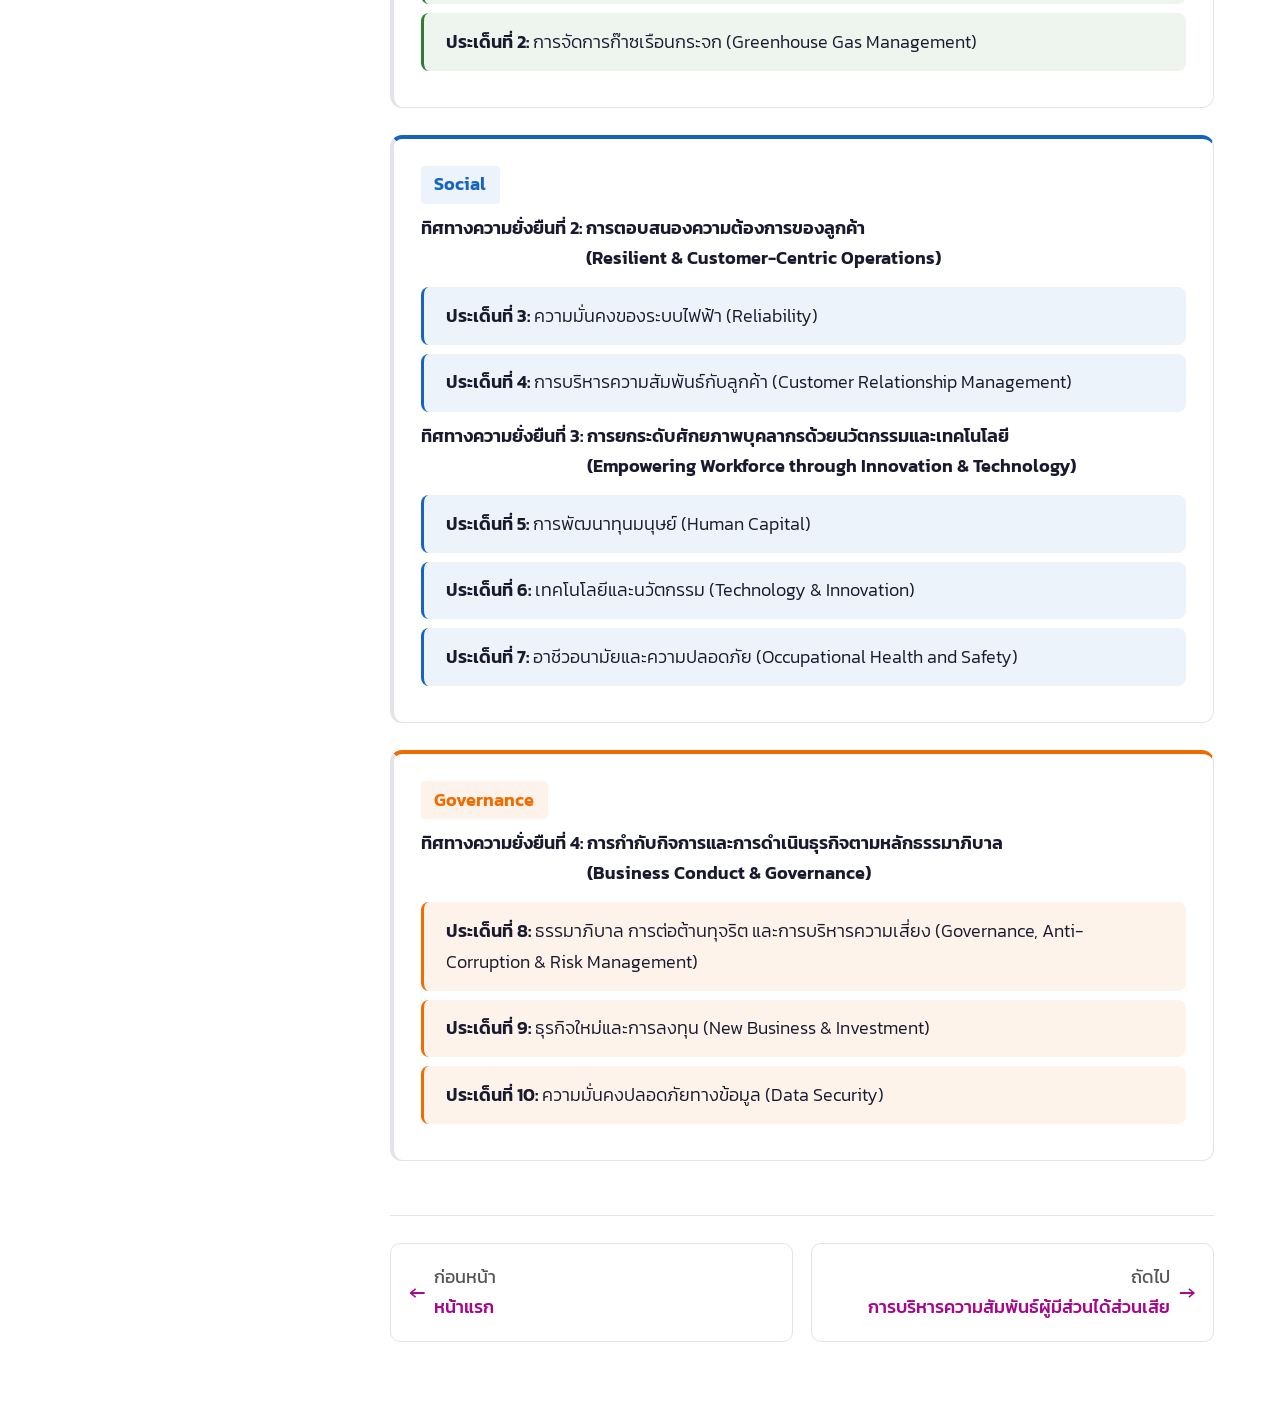
<file: sustainability-management.html>
<!DOCTYPE html>
<html lang="th">
<head>
  <meta charset="UTF-8">
  <meta name="viewport" content="width=device-width, initial-scale=1.0">
  <title>การบริหารความยั่งยืน | PEA Sustainability</title>
  <link rel="icon" type="image/png" href="assets/pea-logo-new.png">
  <link rel="stylesheet" href="https://cdnjs.cloudflare.com/ajax/libs/font-awesome/6.5.0/css/all.min.css">
  <link rel="stylesheet" href="styles.css">
</head>
<body>

  <header class="top-bar">
    <button class="hamburger-btn" id="hamburgerBtn" title="เปิด/ปิดเมนู"><svg class="bar" xmlns="http://www.w3.org/2000/svg" viewBox="0 0 640 640"><path d="M96 160C96 142.3 110.3 128 128 128L512 128C529.7 128 544 142.3 544 160C544 177.7 529.7 192 512 192L128 192C110.3 192 96 177.7 96 160zM96 320C96 302.3 110.3 288 128 288L512 288C529.7 288 544 302.3 544 320C544 337.7 529.7 352 512 352L128 352C110.3 352 96 337.7 96 320zM544 480C544 497.7 529.7 512 512 512L128 512C110.3 512 96 497.7 96 480C96 462.3 110.3 448 128 448L512 448C529.7 448 544 462.3 544 480z"/></svg><i class="fa-regular fa-square-minus close-icon"></i></button>
    <span class="top-bar-title">การพัฒนาความยั่งยืนของ PEA</span>
    <div class="font-picker">
      <button id="fontDecrease" title="ลดขนาดตัวอักษร">A-</button>
      <button id="fontIncrease" title="เพิ่มขนาดตัวอักษร">A+</button>
    </div>
    <div class="lang-selector">
      <a href="#" class="active">TH</a>
      <span class="lang-divider">|</span>
      <a href="#">EN</a>
    </div>
  </header>

  <aside class="sidebar" id="sidebar">
    <div class="sidebar-logo">
      <img src="assets/pea-logo-full.png" alt="PEA Logo">
    </div>
    <ul class="sidebar-nav">
      <li><a href="index.html">หน้าแรก</a></li>
      <li><a href="sustainability-management.html" class="active">การบริหารความยั่งยืน</a></li>
      <li><a href="stakeholder-relationship.html">การบริหารความสัมพันธ์ผู้มีส่วนได้ส่วนเสีย</a></li>
      <li><a href="environmental.html">Environmental</a></li>
      <li><a href="social.html">Social</a></li>
      <li><a href="governance.html">Governance</a></li>
      <li><a href="report-archive.html">ทำเนียบรายงานความยั่งยืน</a></li>
    </ul>
  </aside>

  <main class="main-wrapper" id="mainWrapper">
    <div class="content">

      <h1>การบริหารความยั่งยืน</h1>

      <!-- การบริหารจัดการความยั่งยืน -->
      <h2>การบริหารจัดการความยั่งยืน</h2>
      <p>PEA มุ่งมั่นสู่การเป็นองค์กรแห่งความยั่งยืน โดยใช้มาตรฐานสากล และเป้าหมายการพัฒนาที่ยั่งยืน (SDGs) เป็นกรอบแนวทางในการบริหารความยั่งยืนและความสัมพันธ์กับผู้มีส่วนได้ส่วนเสีย ผ่านการวิเคราะห์บริบทความยั่งยืนทั้งทิศทางการดำเนินงานภายในองค์กร และปัจจัยที่อาจเกิดเป็นผลกระทบจากภายนอก พร้อมเปิดโอกาสให้ผู้มีส่วนได้ส่วนเสียทุกกลุ่ม มีส่วนร่วมในกระบวนการตัดสินใจ เพื่อสะท้อนความต้องการ และความคาดหวังที่ชัดเจน นำไปสู่การกำหนดกลยุทธ์และการดำเนินงานอย่างมีประสิทธิภาพ โดยมุ่งเน้นสร้างความเชื่อมั่น เสริมสร้างความสัมพันธ์ ลดผลกระทบเชิงลบในทุกขั้นตอนการดำเนินงาน เพื่อให้ PEA ส่งมอบคุณค่าให้กับสิ่งแวดล้อม และสังคมเติบโตอย่างยั่งยืนควบคู่กับการให้กับชุมชนและสังคมได้อย่างยั่งยืน</p>

      <!-- โครงสร้างการบริหารจัดการ -->
      <h2>โครงสร้างการบริหารจัดการความยั่งยืน</h2>
      <img class="full-img" src="assets/sustainability/sustainability_3.png" alt="โครงสร้างการบริหารจัดการความยั่งยืน">

      <!-- การประเมินประเด็น -->
      <h2><span style="display: inline-flex; flex-direction: column; vertical-align: top;"><span>การประเมินประเด็นที่มีนัยสำคัญด้านความยั่งยืน</span><span>(Materiality Assessment)</span></span></h2>
      <p>PEA มีการประเมินและทบทวนประเด็นที่มีนัยสำคัญด้านความยั่งยืนเป็นประจำทุกปี ตั้งแต่ศึกษาและทบทวนบริบทองค์กรและประเด็นที่มีนัยสำคัญปีก่อนหน้า โดยวิเคราะห์ประเด็นเหล่านั้นในบริบทปัจจุบัน ทั้งทิศทางเชิงกลยุทธ์ขององค์กร ตำแหน่งทางธุรกิจในอนาคต ความเกี่ยวข้องและผลกระทบ ไปจนถึงรายละเอียดข้อมูลผลการดำเนินงานภายในองค์กร พร้อมทั้งวิเคราะห์ความเชื่อมโยงกับห่วงโซ่คุณค่า จากนั้นนำผลการวิเคราะห์ทั้งหมดเข้าสู่กระบวนการประเมินประเด็นที่มีนัยสำคัญด้านความยั่งยืนตามหลักการ Double Materiality Assessment โดยประเมินทั้ง ผลกระทบที่องค์กรมีต่อสังคม หรือสิ่งแวดล้อมครอบคลุมทุกมิติ ESG (Impact Materiality) และผลกระทบจากภายนอกที่ส่งผลกระทบต่อมูลค่าทางการเงินขององค์กร (Financial Materiality)</p>

      <div class="info-cards">
        <div class="info-card">
          <img src="assets/sustainability/sustainability_1_1.png" alt="Impact Materiality">
        </div>
        <div class="info-card">
          <img src="assets/sustainability/sustainability_1_2.png" alt="Financial Materiality">
        </div>
        <div class="info-card">
          <img src="assets/sustainability/sustainability_1_3.png" alt="Double Materiality">
        </div>
      </div>

      <p>พร้อมนำผลการประเมินทั้ง Impact Materiality และ Financial Materiality มาจัดทำ Materiality Matrix เพื่อระบุและจัดลำดับความสำคัญของประเด็นด้านความยั่งยืนที่มีความสำคัญสูงสุด ในการกำหนดเป็นประเด็นที่มีนัยสำคัญ (Materiality Topics)</p>

      <h3>Materiality Matrix 2024</h3>
      <img class="full-img org-table-wrapper" src="assets/sustainability/sustainability_2.png" alt="Materiality Matrix 2024" style="width: 100%; aspect-ratio: 3452 / 2003; object-fit: cover; margin-bottom: 1.25rem;">

      <!-- Materiality Topics -->
      <h2><span style="display: inline-flex; flex-direction: column; vertical-align: top;"><span>ประเด็นที่มีนัยสำคัญด้านความยั่งยืน</span><span>(Materiality Topics)</span></span></h2>

      <div class="materiality-group mg-env">
        <div class="materiality-content">
          <span class="materiality-label label-env">Environmental</span>
          <h3>ทิศทางความยั่งยืนที่ 1: <span style="display: inline-flex; flex-direction: column; vertical-align: top;"><span>การตอบสนองต่อการเปลี่ยนแปลงสภาพภูมิอากาศ</span><span>(Climate Action &amp; Resource Efficiency)</span></span></h3>
          <div class="materiality-item item-env"><strong>ประเด็นที่ 1:</strong> การให้บริการพลังงานสะอาด (Renewable Energy)</div>
          <div class="materiality-item item-env"><strong>ประเด็นที่ 2:</strong> การจัดการก๊าซเรือนกระจก (Greenhouse Gas Management)</div>
        </div>
      </div>

      <div class="materiality-group mg-social">
        <div class="materiality-content">
          <span class="materiality-label label-social">Social</span>
          <h3>ทิศทางความยั่งยืนที่ 2: <span style="display: inline-flex; flex-direction: column; vertical-align: top;"><span>การตอบสนองความต้องการของลูกค้า</span><span>(Resilient &amp; Customer-Centric Operations)</span></span></h3>
          <div class="materiality-item item-social"><strong>ประเด็นที่ 3:</strong> ความมั่นคงของระบบไฟฟ้า (Reliability)</div>
          <div class="materiality-item item-social"><strong>ประเด็นที่ 4:</strong> การบริหารความสัมพันธ์กับลูกค้า (Customer Relationship Management)</div>
          <h3>ทิศทางความยั่งยืนที่ 3: <span style="display: inline-flex; flex-direction: column; vertical-align: top;"><span>การยกระดับศักยภาพบุคลากรด้วยนวัตกรรมและเทคโนโลยี</span><span>(Empowering Workforce through Innovation &amp; Technology)</span></span></h3>
          <div class="materiality-item item-social"><strong>ประเด็นที่ 5:</strong> การพัฒนาทุนมนุษย์ (Human Capital)</div>
          <div class="materiality-item item-social"><strong>ประเด็นที่ 6:</strong> เทคโนโลยีและนวัตกรรม (Technology &amp; Innovation)</div>
          <div class="materiality-item item-social"><strong>ประเด็นที่ 7:</strong> อาชีวอนามัยและความปลอดภัย (Occupational Health and Safety)</div>
        </div>

      </div>

      <div class="materiality-group mg-gov">
        <div class="materiality-content">
          <span class="materiality-label label-gov">Governance</span>
          <h3>ทิศทางความยั่งยืนที่ 4: <span style="display: inline-flex; flex-direction: column; vertical-align: top;"><span>การกำกับกิจการและการดำเนินธุรกิจตามหลักธรรมาภิบาล</span><span>(Business Conduct &amp; Governance)</span></span></h3>
          <div class="materiality-item item-gov"><strong>ประเด็นที่ 8:</strong> ธรรมาภิบาล การต่อต้านทุจริต และการบริหารความเสี่ยง (Governance, Anti-Corruption &amp; Risk Management)</div>
          <div class="materiality-item item-gov"><strong>ประเด็นที่ 9:</strong> ธุรกิจใหม่และการลงทุน (New Business &amp; Investment)</div>
          <div class="materiality-item item-gov"><strong>ประเด็นที่ 10:</strong> ความมั่นคงปลอดภัยทางข้อมูล (Data Security)</div>
        </div>

      </div>

      <!-- Page Navigation -->
      <div class="page-nav">
        <a href="index.html">
          <span style="font-size:1.2rem">&#8592;</span>
          <span><small>ก่อนหน้า</small>หน้าแรก</span>
        </a>
        <a href="stakeholder-relationship.html" style="justify-content: flex-end;">
          <span style="text-align: right;"><small>ถัดไป</small>การบริหารความสัมพันธ์ผู้มีส่วนได้ส่วนเสีย</span>
          <span style="font-size:1.2rem">&#8594;</span>
        </a>
      </div>

    </div>
  </main>

  <button class="back-to-top" id="backToTop" title="กลับขึ้นด้านบน">&#8593;</button>
  <script src="script.js"></script>
</body>
</html>
</file>
<file: styles.css>
/* ── Font Faces ── */
@font-face { font-family: 'Kanit'; src: url('assets/fonts/Kanit-Light.ttf') format('truetype'); font-weight: 300; font-style: normal; }
@font-face { font-family: 'Kanit'; src: url('assets/fonts/Kanit-Regular.ttf') format('truetype'); font-weight: 400; font-style: normal; }
@font-face { font-family: 'Kanit'; src: url('assets/fonts/Kanit-Medium.ttf') format('truetype'); font-weight: 500; font-style: normal; }
@font-face { font-family: 'Kanit'; src: url('assets/fonts/Kanit-SemiBold.ttf') format('truetype'); font-weight: 600; font-style: normal; }
@font-face { font-family: 'Kanit'; src: url('assets/fonts/Kanit-Bold.ttf') format('truetype'); font-weight: 700; font-style: normal; }

/* ── CSS Variables ── */
:root {
  --pea-accent: rgb(168, 6, 137);
  --pea-accent-light: rgba(168, 6, 137, 0.08);
  --pea-accent-hover: rgb(140, 4, 114);
  --pea-sidebar-bg: #ffffff;
  --pea-sidebar-width: 18rem;
  --pea-border: #e2e4e8;
  --pea-text: #1a1a2e;
  --pea-text-muted: #555;
  --pea-bg: #ffffff;
  --pea-icon-blue: #2b3a8e;
  --pea-card-shadow: 0 2px 12px rgba(0,0,0,0.06);
}

/* ── Dark Theme ── */
[data-theme="dark"] {
  --pea-sidebar-bg: #1a1a2e;
  --pea-border: #2d2d44;
  --pea-text: #e8e8f0;
  --pea-text-muted: #a0a0b8;
  --pea-bg: #12121f;
  --pea-card-shadow: 0 2px 12px rgba(0,0,0,0.3);
  --pea-accent-light: rgba(168, 6, 137, 0.15);
}
[data-theme="dark"] body { background: var(--pea-bg); color: var(--pea-text); }
[data-theme="dark"] .sidebar { background: var(--pea-sidebar-bg); border-color: var(--pea-border); }
[data-theme="dark"] .sidebar-nav a { color: var(--pea-text-muted); }
[data-theme="dark"] .sidebar-nav a:hover,
[data-theme="dark"] .sidebar-nav a.active { color: var(--pea-accent); }
[data-theme="dark"] .top-bar { background: var(--pea-sidebar-bg); border-color: var(--pea-border); }
[data-theme="dark"] .search-box { background: #2d2d44; color: var(--pea-text); border-color: #3d3d55; }
[data-theme="dark"] .org-table { border-color: var(--pea-border); }
[data-theme="dark"] .org-table th { background: rgba(168, 6, 137, 0.2); }
[data-theme="dark"] .org-table td, [data-theme="dark"] .org-table th { border-color: var(--pea-border); }
[data-theme="dark"] .sso-card { background: var(--pea-sidebar-bg); border-color: var(--pea-border); }
[data-theme="dark"] .strategy-item { background: rgba(255,255,255,0.04); border-color: var(--pea-border); }
[data-theme="dark"] .next-link, [data-theme="dark"] .prev-link { border-color: var(--pea-border); }
[data-theme="dark"] .info-card { background: var(--pea-sidebar-bg); border-color: var(--pea-border); }
[data-theme="dark"] .cert-card { background: var(--pea-sidebar-bg); border-color: var(--pea-border); }

/* ── Reset & Base ── */
*, *::before, *::after { box-sizing: border-box; margin: 0; padding: 0; }
html { scroll-behavior: smooth; }
body {
  font-family: 'Kanit', sans-serif;
  font-size: 18px;
  font-weight: 160;
  line-height: 1.7;
  color: var(--pea-text);
  background: var(--pea-bg);
  overflow-x: hidden;
}

p { font-size: 16px; }
#mainWrapper > div > p { font-size: 1rem; }

/* ── Top Bar ── */
.top-bar {
  position: fixed; top: 0; left: 0; right: 0;
  height: 3.5rem;
  background: #fff;
  border-bottom: 1px solid var(--pea-border);
  display: flex; align-items: center; justify-content: flex-start;
  padding: 0 1rem;
  z-index: 100;
  gap: 0.75rem;
}
.top-bar-title {
  font-weight: 500; font-size: 18px;
  color: var(--pea-accent);
  margin-left: 0.25rem;
}
.lang-selector {
  margin-left: 0;
  display: flex;
  align-items: center;
  gap: 0;
  font-size: 1rem;
  font-weight: 500;
}
.lang-selector a {
  text-decoration: none;
  color: var(--pea-text-muted);
  padding: 0.35rem 0.6rem;
  border-radius: 6px;
  transition: all 0.2s;
}
.lang-selector a:hover { color: var(--pea-accent); background: var(--pea-accent-light); }
.lang-selector a.active { color: var(--pea-accent); font-weight: 700; }
.lang-selector .lang-divider { color: var(--pea-border); }
.font-picker {
  margin-left: auto;
  position: relative;
  display: flex;
  align-items: center;
  gap: 0.25rem;
  font-size: 1rem;
  font-weight: 500;
}
.font-picker button {
  background: none;
  border: 1px solid var(--pea-border);
  border-radius: 6px;
  cursor: pointer;
  color: var(--pea-text-muted);
  font-family: 'Kanit', sans-serif;
  font-size: 1rem;
  padding: 0.25rem 0.5rem;
  line-height: 1;
  transition: all 0.2s;
  display: flex;
  align-items: center;
  justify-content: center;
  width: 32px;
  height: 32px;
}
.font-picker button:hover { color: var(--pea-accent); border-color: var(--pea-accent); }
.font-picker .font-size-label { font-size: 1rem; color: var(--pea-text-muted); margin: 0 0.15rem; }
[data-theme="dark"] .top-bar-title { color: var(--pea-accent); }
/* ── Hamburger Menu Button ── */
.hamburger-btn {
  display: flex; align-items: center; justify-content: center;
  width: 40px; height: 40px;
  background: none; border: 1px solid var(--pea-border);
  border-radius: 8px; cursor: pointer;
  transition: all 0.2s;
}
.hamburger-btn:hover { background: var(--pea-accent-light); border-color: var(--pea-accent); }
.hamburger-btn:hover .bar { fill: var(--pea-accent); }
.hamburger-btn .bar {
  display: block; width: 18px; height: 18px;
  fill: var(--pea-text-muted);
  position: relative;
  transition: all 0.3s ease;
}
.hamburger-btn .bar::before,
.hamburger-btn .bar::after {
  content: ''; display: block;
  width: 18px; height: 2px;
  background: var(--pea-text-muted);
  border-radius: 2px;
  position: absolute; left: 0;
  transition: all 0.3s ease;
}
.hamburger-btn .bar::before { top: -6px; }
.hamburger-btn .bar::after { top: 6px; }
.hamburger-btn .close-icon { display: none; font-size: 1.2rem; color: var(--pea-accent); }
.hamburger-btn.open .bar { display: none; }
.hamburger-btn.open .close-icon { display: block; }

[data-theme="dark"] .hamburger-btn { border-color: var(--pea-border); }
[data-theme="dark"] .hamburger-btn .bar,
[data-theme="dark"] .hamburger-btn .bar::before,
[data-theme="dark"] .hamburger-btn .bar::after { background: var(--pea-text-muted); }
[data-theme="dark"] .hamburger-btn.open .close-icon { color: var(--pea-accent); }

.lang-selector {
  font-family: 'Kanit', sans-serif;
  font-size: 1rem;
  padding: 0.3rem 0.6rem;
  border: none;
  border-radius: 6px;
  background: none;
  cursor: pointer;
  color: var(--pea-text-muted);
}

/* ── Sidebar ── */
.sidebar {
  position: fixed; top: 3.5rem; left: 0; bottom: 0;
  width: var(--pea-sidebar-width);
  background: var(--pea-sidebar-bg);
  border-right: 1px solid var(--pea-border);
  overflow-y: auto;
  z-index: 90;
  transition: transform 0.3s ease;
  padding: 1.5rem 0;
}
.sidebar.hidden { transform: translateX(-100%); }
.sidebar-logo {
  display: flex; align-items: center; gap: 0.6rem;
  padding: 0 1.25rem 1.25rem;
  border-bottom: 1px solid var(--pea-border);
  margin-bottom: 1rem;
}
.sidebar-logo img { height: 40px; width: auto; }
.sidebar-logo span { font-weight: 600; font-size: 1rem; color: var(--pea-accent); }
.sidebar-nav { list-style: none; }
.sidebar-nav li { margin: 0; }
.sidebar-nav a {
  display: block;
  padding: 0.55rem 1.5rem;
  color: var(--pea-text-muted);
  text-decoration: none;
  font-size: 18px;
  font-weight: 400;
  transition: all 0.2s;
  border-left: 3px solid transparent;
}
.sidebar-nav a:hover {
  color: var(--pea-accent);
  background: var(--pea-accent-light);
}
.sidebar-nav a.active {
  color: var(--pea-accent);
  font-weight: 500;
  border-left-color: var(--pea-accent);
  background: var(--pea-accent-light);
}

/* ── Main Content ── */
.main-wrapper {
  margin-left: var(--pea-sidebar-width);
  margin-top: 3.5rem;
  transition: margin-left 0.3s ease;
  min-height: calc(100vh - 3.5rem);
}
.main-wrapper.expanded { margin-left: 0; }
.content {
  max-width: 90%;
  margin: 0 auto;
  padding: 2.5rem 1rem 4rem;
}

/* ── Section Headings ── */
h1 {
  font-size: 1.65rem;
  font-weight: 600;
  color: var(--pea-accent);
  margin-bottom: 1.5rem;
  padding-bottom: 0.75rem;
  border-bottom: 2px solid var(--pea-accent);
}
h2 {
  font-size: 1.3rem;
  font-weight: 500;
  color: #1a1a2e;
  margin: 2.5rem 0 1rem;
}
h3 {
  font-size: 1.1rem;
  font-weight: 600;
  color: var(--pea-text);
  margin: 0rem 0 0.75rem;
}
p { margin-bottom: 1rem; font-size: 16px; line-height: 1.8; }
a { color: var(--pea-accent); }

/* ── Organization Table ── */
.org-table-wrapper {
  overflow-x: auto;
  -webkit-overflow-scrolling: touch;
  margin: 1.5rem 0;
  border-radius: 8px;
  border: 1px solid var(--pea-border);
}
.org-table {
  width: 100%;
  min-width: 600px;
  font-size: 1rem;
  border: none;
}
.org-table th, .org-table td {
  padding: 0.75rem 1rem;
  border: 0 solid;
  text-align: left;
  vertical-align: top;
}
.org-table th {
  background: var(--pea-accent-light);
  font-weight: 600;
  width: 200px;
  color: var(--pea-accent);
}
.org-table td a { color: var(--pea-accent); text-decoration: none; }
.org-table td a:hover { text-decoration: underline; }

/* ── Data Table (general) ── */
.data-table {
  width: 100%;
  border-collapse: collapse;
  margin: 1.5rem 0;
  font-size: 1rem;
  border: 1px solid var(--pea-border);
  border-radius: 8px;
  overflow: hidden;
  table-layout: fixed;
}
.data-table th, .data-table td {
  padding: 0.65rem 1rem;
  border: 1px solid var(--pea-border);
  text-align: center;
  vertical-align: middle;
}
.data-table th {
  background: var(--pea-accent);
  color: #fff;
  font-weight: 500;
  font-size: 16px;
}
.data-table td { font-size: 16px; }
.data-table tr:nth-child(even) { background: var(--pea-accent-light); }
[data-theme="dark"] .data-table th { background: var(--pea-accent); }
[data-theme="dark"] .data-table td { border-color: var(--pea-border); }
[data-theme="dark"] .data-table tr:nth-child(even) { background: rgba(168, 6, 137, 0.1); }

/* ── VMV Cards (วิสัยทัศน์ / ภารกิจ / ค่านิยม) ── */
.vmv-cards {
  display: grid;
  grid-template-columns: 1fr;
  gap: 1.5rem;
  margin: 2rem 0;
  align-items: stretch;
}
@media (min-width: 768px) {
  .vmv-cards { grid-template-columns: repeat(3, 1fr); }
  .vmv-cards.vmv-cards-2col { grid-template-columns: repeat(2, 1fr); }
  .sso-grid { grid-template-columns: repeat(3, 1fr); }
  .info-cards-2col { grid-template-columns: 1fr; }
  .sso-grid-2col { grid-template-columns: 1fr; }
  .sso-grid-2col .sso-card { width: 100%; }
}
.vmv-card {
  position: relative;
  border-radius: 16px;
  padding: 2rem 1.5rem 1.75rem;
  text-align: center;
  overflow: hidden;
  transition: transform 0.25s ease, box-shadow 0.25s ease;
  height: 100%;
}
.vmv-card::before {
  content: '';
  position: absolute; inset: 0;
  opacity: 0.07;
  border-radius: 16px;
  z-index: 0;
}
.vmv-card:hover { transform: translateY(-4px); box-shadow: 0 12px 32px rgba(0,0,0,0.1); }
.vmv-card > * { position: relative; z-index: 1; }

.vmv-vision {
  background: #ffffff;
  border: 1px solid rgba(168, 6, 137, 0.15);
}
.vmv-vision .vmv-icon svg { stroke: var(--pea-accent); }
.vmv-mission {
  background: #ffffff;
  border: 1px solid rgba(43, 58, 142, 0.15);
}
.vmv-mission .vmv-icon svg { stroke: var(--pea-icon-blue); }
.vmv-values {
  background: #ffffff;
  border: 1px solid rgba(168, 6, 137, 0.15);
}
.vmv-values .vmv-icon svg { stroke: var(--pea-accent); }

.vmv-icon {
  width: 56px; height: 56px;
  margin: 0 auto 1rem;
}
.vmv-icon svg { width: 100%; height: 100%; }
.vmv-card h4 {
  font-size: 1.15rem;
  font-weight: 700;
  color: var(--pea-accent);
  margin-bottom: 0.6rem;
}
.vmv-card p {
  font-size: 1rem;
  line-height: 1.7;
  color: var(--pea-text);
  margin-bottom: 0.25rem;
}
.vmv-eng {
  display: block;
  font-size: 1rem;
  font-weight: 300;
  color: var(--pea-text-muted);
  margin-top: 0.4rem;
  letter-spacing: 0.02em;
}

[data-theme="dark"] .vmv-vision { background: linear-gradient(135deg, rgba(168,6,137,0.12) 0%, rgba(43,58,142,0.1) 100%); border-color: rgba(168,6,137,0.25); }
[data-theme="dark"] .vmv-mission { background: linear-gradient(135deg, rgba(43,58,142,0.12) 0%, rgba(30,136,229,0.08) 100%); border-color: rgba(43,58,142,0.25); }
[data-theme="dark"] .vmv-values { background: linear-gradient(135deg, rgba(233,30,99,0.08) 0%, rgba(168,6,137,0.1) 100%); border-color: rgba(168,6,137,0.25); }

@media (max-width: 820px) {
  .vmv-cards { grid-template-columns: 1fr; }
}

/* ── Vision/Mission Cards (VM Grid) ── */

.vm-grid {
  display: grid;
  grid-template-columns: repeat(2, 1fr);
  gap: 2rem;
  margin: 2rem 0;
}
.vm-card { text-align: center; padding: 2rem 1.5rem; }
.vm-card img { width: 90px; height: 90px; object-fit: contain; margin-bottom: 1rem; }
.vm-card h3, .vm-card h4 { color: var(--pea-accent); font-size: 1.15rem; margin-bottom: 0.75rem; }
.vm-card p, .vm-card ul { font-size: 1rem; color: var(--pea-text-muted); text-align: left; }
.vm-card ul { list-style: disc; padding-left: 1.5rem; }
.vm-card ul li { margin-bottom: 0.4rem; }

/* ── SSO Framework ── */
.sso-section { margin: 2.5rem 0; }
.sso-grid {
  display: grid;
  grid-template-columns: repeat(3, 1fr);
  gap: 1.5rem;
  margin: 1.5rem 0;
}
.sso-card {
  background: var(--pea-sidebar-bg);
  border: 1px solid var(--pea-border);
  border-radius: 12px;
  padding: 0rem 1.25rem 1.25rem;
  transition: transform 0.2s, box-shadow 0.2s;
  overflow: hidden;
}
.sso-card-header-bg {
  background: var(--pea-accent-light);
  margin: 0 -1.5rem;
  margin-top: 0rem;
  padding: 1.25rem 1.5rem;
  margin-bottom: 1rem;
}
.sso-card:hover { transform: translateY(-2px); box-shadow: var(--pea-card-shadow); }
.sso-card h2 { font-size: 1.15rem; font-weight: 700; margin: 0 0 0.5rem; border: none; padding: 0; color: #a80689; }
.sso-card-header { font-weight: 700; font-size: 1rem; color: var(--pea-accent); margin-bottom: 0.5rem; background: var(--pea-accent-light); padding: 0.6rem 0.75rem; border-radius: 8px; border-left: 3px solid var(--pea-accent); }
.sso-card-sub { font-size: 1rem; color: var(--pea-text-muted); margin-bottom: 1.25rem; line-height: 1.6; }
.strategy-item {
  background: none;
  border: none;
  border-radius: 8px;
  padding: 0.75rem 1rem;
  margin-bottom: 0.75rem;
  font-size: 1rem;
  line-height: 1.6;
}
.strategy-item strong { color: var(--pea-accent); font-weight: 600; }

/* ── Stakeholder Section ── */
.stakeholder-section { margin: 2.5rem 0; text-align: center; }
.stakeholder-section img { max-width: 700px; width: 100%; height: auto; border-radius: 12px; margin: 1rem 0; }

/* ── Social Links ── */
.social-section { margin: 2.5rem 0; display: flex; gap: 1.5rem; flex-wrap: wrap; }
.social-link {
  display: flex; align-items: center; gap: 0.5rem;
  text-decoration: none; color: var(--pea-text-muted);
  font-size: 1rem; transition: color 0.2s;
}
.social-link:hover { color: var(--pea-accent); }
.social-icon {
  width: 28px; height: 28px; border-radius: 50%;
  display: flex; align-items: center; justify-content: center;
  font-size: 1rem; color: #fff;
}
.social-icon.yt { background: #FF0000; }
.social-icon.fb { background: #1877F2; }

/* ── Prev/Next Links ── */
.page-nav {
  margin-top: 3rem;
  padding-top: 1.5rem;
  border-top: 1px solid var(--pea-border);
  display: flex;
  gap: 1rem;
  align-items: stretch;
}
.page-nav a {
  flex: 1;
  display: flex; align-items: center; gap: 0.5rem;
  text-decoration: none; color: var(--pea-accent);
  font-weight: 500; font-size: 1rem; transition: gap 0.2s;
  padding: 1rem;
  border: 1px solid var(--pea-border);
  border-radius: 10px;
}
.page-nav a:hover { gap: 0.8rem; background: var(--pea-accent-light); }
.page-nav.next-only { justify-content: flex-end; }
.page-nav.next-only a { flex: 0 1 50%; }
.page-nav.prev-only { justify-content: flex-start; }
.page-nav.prev-only a { flex: 0 1 50%; justify-content: flex-start; }
.page-nav.prev-only a span { text-align: left; }
.page-nav small {
  display: block; font-size: 1rem;
  color: var(--pea-text-muted); font-weight: 400;
}
/* .page-nav a:last-child { justify-content: flex-end; } */
/* .page-nav a:last-child span { text-align: right; } */

/* ── Info Cards Grid ── */
.info-cards {
  display: grid;
  grid-template-columns: repeat(3, 1fr);
  gap: 1.5rem;
  margin: 1.5rem 0;
}
.info-card {
  background: var(--pea-sidebar-bg);
  border: 1px solid var(--pea-border);
  border-radius: 12px;
  overflow: hidden;
  transition: transform 0.2s, box-shadow 0.2s;
}
.info-card:hover { transform: translateY(-2px); box-shadow: var(--pea-card-shadow); }
.info-card img { width: 100%; height: auto; display: block; }
.info-card .info-card-body { padding: 1rem 1.25rem; }
.info-card .info-card-body h3 { font-size: 1rem; margin-bottom: 0.5rem; color: var(--pea-accent); }
.info-card .info-card-body p { font-size: 1rem; color: var(--pea-text-muted); }

/* ── Full-width Image ── */
.full-img { max-width: 100%; height: auto; display: block; border-radius: 12px; margin: 2rem 0; }

/* ── Certification Cards ── */
.cert-grid {
  display: grid;
  grid-template-columns: repeat(auto-fit, minmax(200px, 1fr));
  gap: 1.25rem;
  margin: 1.5rem 0;
}
.cert-card {
  background: var(--pea-sidebar-bg);
  border: 1px solid var(--pea-border);
  border-radius: 12px;
  padding: 1.25rem;
  text-align: center;
  transition: transform 0.2s, box-shadow 0.2s;
}
.cert-card:hover { transform: translateY(-2px); box-shadow: var(--pea-card-shadow); }
.cert-card img { max-height: 80px; width: auto; margin-bottom: 0.75rem; }
.cert-card h4 { font-size: 1rem; color: var(--pea-accent); font-weight: 600; }

/* ── Materiality Topics ── */
.materiality-group {
  margin: 1.5rem 0;
  background: var(--pea-sidebar-bg);
  border: 1px solid var(--pea-border);
  border-left: 4px solid var(--pea-accent);
  border-radius: 12px;
  padding: 1.5rem;
  transition: transform 0.2s, box-shadow 0.2s;
  display: flex;
  gap: 1.25rem;
}
.materiality-content { flex: 1; min-width: 0; }
.materiality-img {
  width: 80px;
  height: 80px;
  object-fit: contain;
  border-radius: 8px;
  flex-shrink: 0;
  align-self: flex-start;
}
.materiality-group:hover { transform: translateY(-2px); box-shadow: var(--pea-card-shadow); }
.materiality-label {
  display: inline-block;
  font-size: 1rem;
  font-weight: 600;
  color: var(--pea-accent);
  background: var(--pea-accent-light);
  padding: 0.2rem 0.75rem;
  border-radius: 4px;
  margin-bottom: 0.5rem;
}
.materiality-label.label-env { color: #2e7d32; background: rgba(46, 125, 50, 0.08); }
.materiality-group.mg-env { border-left-color: var(--pea-border); border-top: 4px solid #2e7d32; }
.materiality-label.label-social { color: #1565c0; background: rgba(21, 101, 192, 0.08); }
.materiality-group.mg-social { border-left-color: var(--pea-border); border-top: 4px solid #1565c0; }
.materiality-label.label-gov { color: #ef6c00; background: rgba(239, 108, 0, 0.08); }
.materiality-group.mg-gov { border-left-color: var(--pea-border); border-top: 4px solid #ef6c00; }
.materiality-group h3 { font-size: 1rem; color: #1a1a2e; margin-bottom: 0.75rem; }
.materiality-item {
  padding: 0.5rem 0 0.5rem 1.25rem;
  border-left: none;
  margin-bottom: 0.5rem;
  font-size: 1rem;
}
.materiality-item strong { color: #1a1a2e; font-weight: 600; }
.materiality-item.item-env {
  background: rgba(46, 125, 50, 0.08);
  border-radius: 8px;
  padding: 0.75rem 1.25rem;
  border-left: 3px solid #2e7d32;
}
.materiality-item.item-social {
  background: rgba(21, 101, 192, 0.08);
  border-radius: 8px;
  padding: 0.75rem 1.25rem;
  border-left: 3px solid #1565c0;
}
.materiality-item.item-gov {
  background: rgba(239, 108, 0, 0.08);
  border-radius: 8px;
  padding: 0.75rem 1.25rem;
  border-left: 3px solid #ef6c00;
}

/* ── Stakeholder Group Images ── */
/* Chart Wrapper */
.chart-wrapper {
  background: var(--pea-sidebar-bg);
  border-radius: 12px;
  margin: 1.5rem 0;
}
.chart-summary {
  display: flex;
  gap: 1.5rem;
  justify-content: center;
  margin-bottom: 1.5rem;
}
.chart-summary-item {
  display: flex;
  flex-direction: row;
  align-items: center;
  gap: 0.5rem;
}
.chart-year {
  font-size: 1rem;
  font-weight: 500;
  padding: 0.2rem 0.75rem;
  border-radius: 20px;
  color: #fff;
}
.year-2567 { background: #9e9e9e; }
.year-2568 { background: var(--pea-accent); }
.chart-score {
  font-size: 1.5rem;
  font-weight: 600;
  color: #1a1a2e;
}
.chart-wrapper canvas {
  max-width: 100%;
  width: 100% !important;
  height: auto !important;
  margin: 0 auto;
}

@media (max-width: 480px) {
  .chart-score { font-size: 1.25rem; }
}

/* ── Donut Chart Group (responsive) ── */
.donut-group {
  display: grid;
  grid-template-columns: repeat(auto-fit, minmax(140px, 1fr));
  gap: clamp(1rem, 2.5vw, 2rem);
  justify-items: center;
  align-items: start;
  margin: 1.5rem 0 1rem;
  font-size: 1rem;
  line-height: 1.6;
  color: var(--pea-text);
}
.donut-card {
  display: flex;
  flex-direction: column;
  align-items: center;
  gap: 0.65rem;
  width: 100%;
  max-width: 200px;
  text-align: center;
}
.donut-ring {
  position: relative;
  display: inline-flex;
  align-items: center;
  justify-content: center;
  width: clamp(84px, 11vw, 120px);
  aspect-ratio: 1 / 1;
}
.donut-ring svg {
  width: 100%;
  height: 100%;
  transform: rotate(-90deg);
  overflow: visible;
}
.donut-ring__value {
  position: absolute;
  font-size: clamp(0.875rem, 1.4vw, 1.05rem);
  font-weight: 700;
  color: var(--pea-accent);
  letter-spacing: -0.01em;
}
.donut-label {
  font-weight: 300;
  color: var(--pea-text);
  font-size: clamp(0.875rem, 1.4vw, 1rem);
  line-height: 1.5;
}
.donut-label--accent { color: #24418F; }

.donut-group--label-top .donut-card { flex-direction: column-reverse; }

@media (max-width: 480px) {
  .donut-group {
    grid-template-columns: repeat(2, minmax(0, 1fr));
    gap: 1rem 0.75rem;
  }
  .donut-card { max-width: 100%; }
}

.stakeholder-groups { margin: 2rem 0; }
.stakeholder-groups .org-table-wrapper { border: none; border-radius: 0px; }
.stakeholder-groups img {
  width: 100%;
  aspect-ratio: 3452 / 2003;
  object-fit: cover;
  margin-bottom: 1.25rem;
}

/* ── Back-to-Top Button ── */
.back-to-top {
  position: fixed; bottom: 25px; right: 25px;
  width: 45px; height: 45px; border-radius: 50%;
  background: var(--pea-accent); color: #fff; border: none;
  font-size: 1.2rem; cursor: pointer;
  box-shadow: 0 4px 10px rgba(0,0,0,0.2);
  z-index: 200; opacity: 0; pointer-events: none;
  transition: all 0.3s ease;
  display: flex; align-items: center; justify-content: center;
}
.back-to-top.visible { opacity: 1; pointer-events: all; }
.back-to-top:hover { background: var(--pea-accent-hover); transform: scale(1.05); }


/* ── Responsive ── */

/* Tablet (821px–1024px) */
@media (max-width: 1024px) {
  .vmv-cards { grid-template-columns: repeat(2, 1fr); }
  .sso-grid { grid-template-columns: repeat(3, 1fr); }
  .vm-grid { grid-template-columns: repeat(2, 1fr); }
  .info-cards { grid-template-columns: repeat(2, 1fr); }
  .cert-grid { grid-template-columns: repeat(2, 1fr); }
}

/* Mobile (≤912px) */
@media (max-width: 912px) {
  .sidebar {
    transform: translateX(-100%);
    width: 100%;
    left: 0; right: 0;
    background: var(--pea-sidebar-bg);
  }
  .sidebar.show { transform: translateX(0); }
  .main-wrapper { margin-left: 0 !important; }
  .content { max-width: 95%; padding: 1.5rem 0.75rem 3rem; }
  .vmv-cards { grid-template-columns: repeat(2, 1fr); }
  .vm-grid { grid-template-columns: 1fr; }
  .sso-grid { grid-template-columns: 1fr; }
  .info-cards { grid-template-columns: 1fr; }
  .info-cards-2col { grid-template-columns: 1fr; }
  .sso-grid-2col { grid-template-columns: 1fr; }
  .cert-grid { grid-template-columns: repeat(2, 1fr); }
  .org-table th { width: 200px; }

  .data-table th, .data-table td { padding: 0.5rem 0.6rem; font-size: 1rem; }
  .page-nav { gap: 0.75rem; }
  .page-nav a { font-size: 1rem; padding: 0.75rem; }
  h1 { font-size: 1.35rem; }
  h2 { font-size: 1.15rem; }
  h3 { font-size: 1rem; }
  p { font-size: 1rem; }
  .vmv-card { padding: 1.5rem 1.25rem 1.5rem; }
  .sso-card { padding: 0 1.25rem 1.25rem; }
  .stakeholder-section img { max-width: 100%; }
  .full-img { border-radius: 8px; }

}

/* SSO cards fixed width (768px–820px) */
@media (min-width: 768px) and (max-width: 820px) {
  .sso-grid { grid-template-columns: 1fr; justify-items: center; }
  .sso-card { width: 414px; max-width: 100%; }
}

/* Below tablet (≤767px) */
@media (max-width: 767px) {
  .vmv-cards { grid-template-columns: 1fr; }
}

/* Small phone (≤480px) */
@media (max-width: 480px) {
  .content { max-width: 100%; padding: 1.25rem 0.5rem 2.5rem; }
  .cert-grid { grid-template-columns: 1fr; }
  .org-table th { width: 100px; }
  .vmv-card { padding: 1.25rem 1rem; }
  .vmv-icon { width: 44px; height: 44px; }
  .vmv-card h4 { font-size: 1rem; }
  .social-section { flex-direction: column; gap: 1rem; }
  .top-bar { padding: 0 0.75rem; }
  h1 { font-size: 1.2rem; }
}

@media (min-width: 821px) {
  .sidebar.hidden + .main-wrapper { margin-left: 0; }
  .sso-grid-2col { grid-template-columns: repeat(2, 1fr); }
  .sso-grid-2col .sso-card { width: 100%; }
  .info-cards-2col { grid-template-columns: repeat(2, 1fr); }
}

@media (max-width: 429.98px) {
  #mainWrapper > div > img.full-img.org-table-wrapper {
    aspect-ratio: auto !important;
    height: auto !important;
    object-fit: initial !important;
  }
}
</file>
